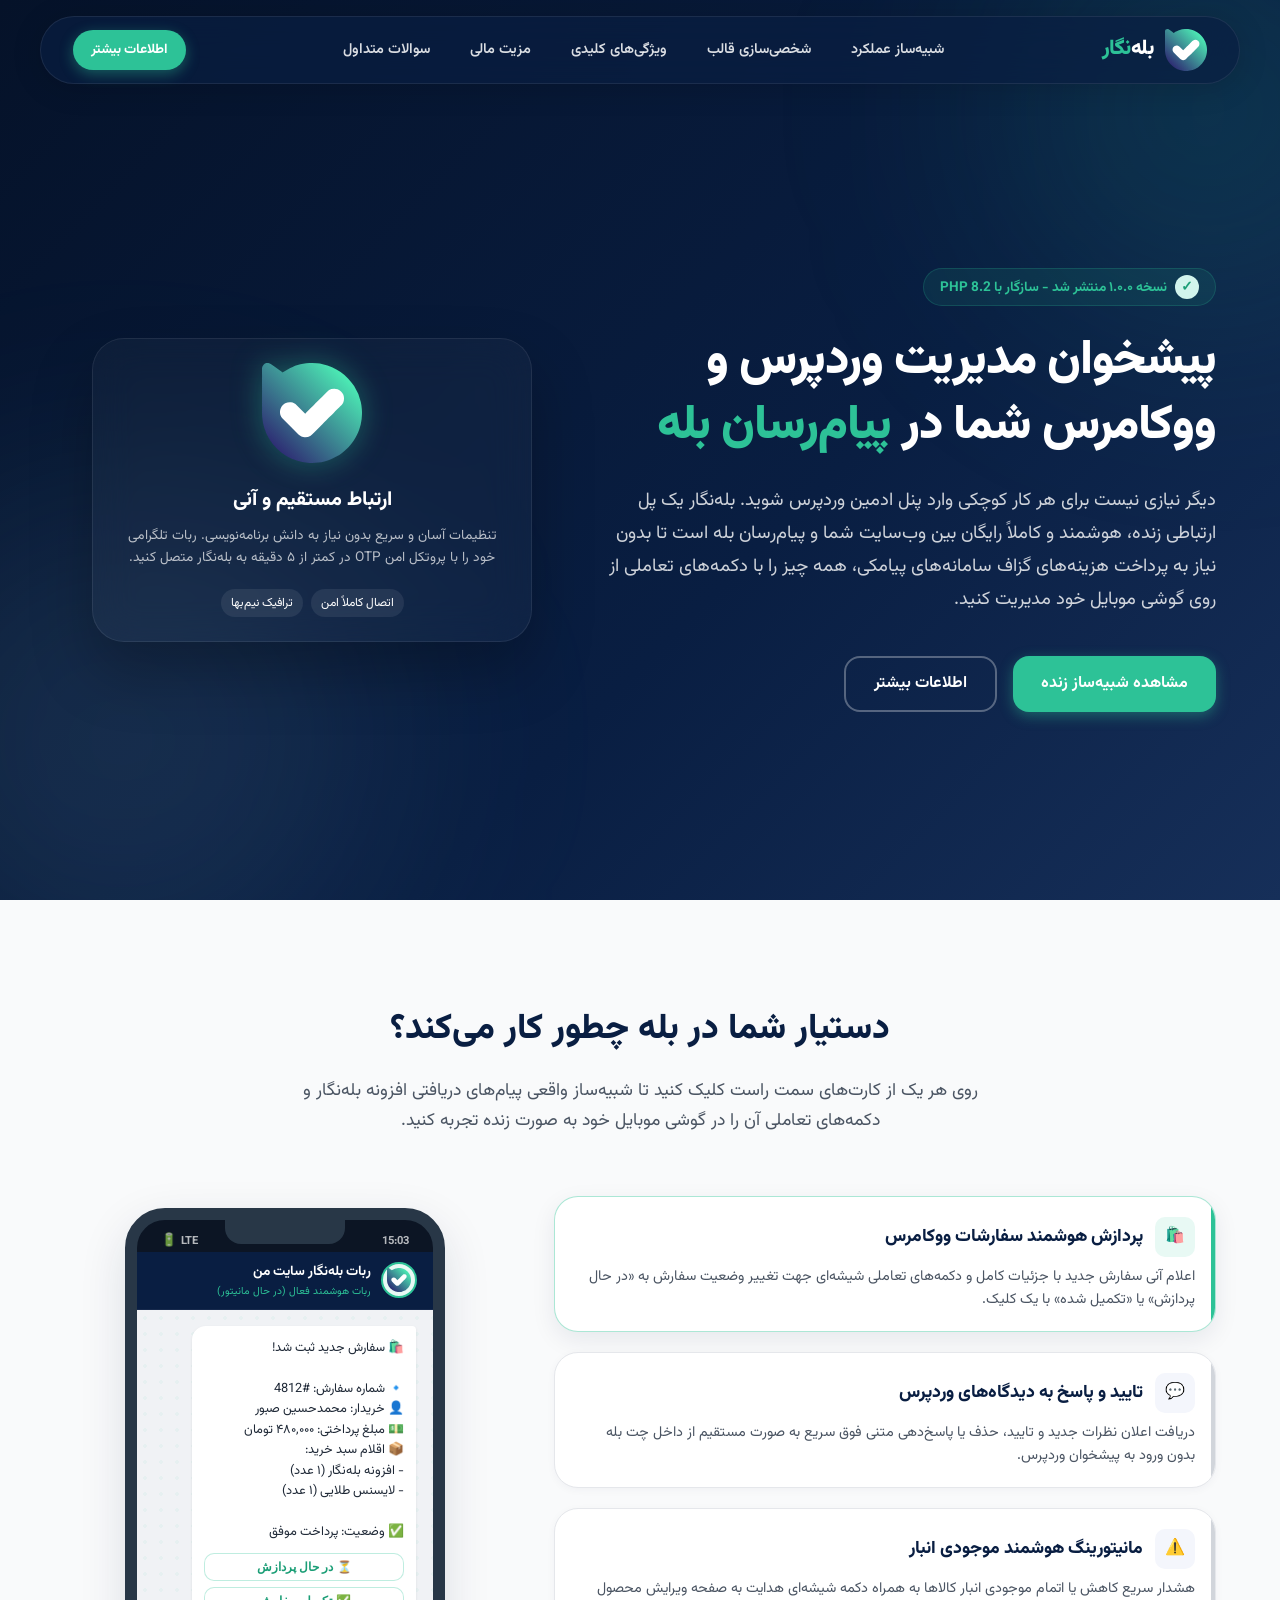
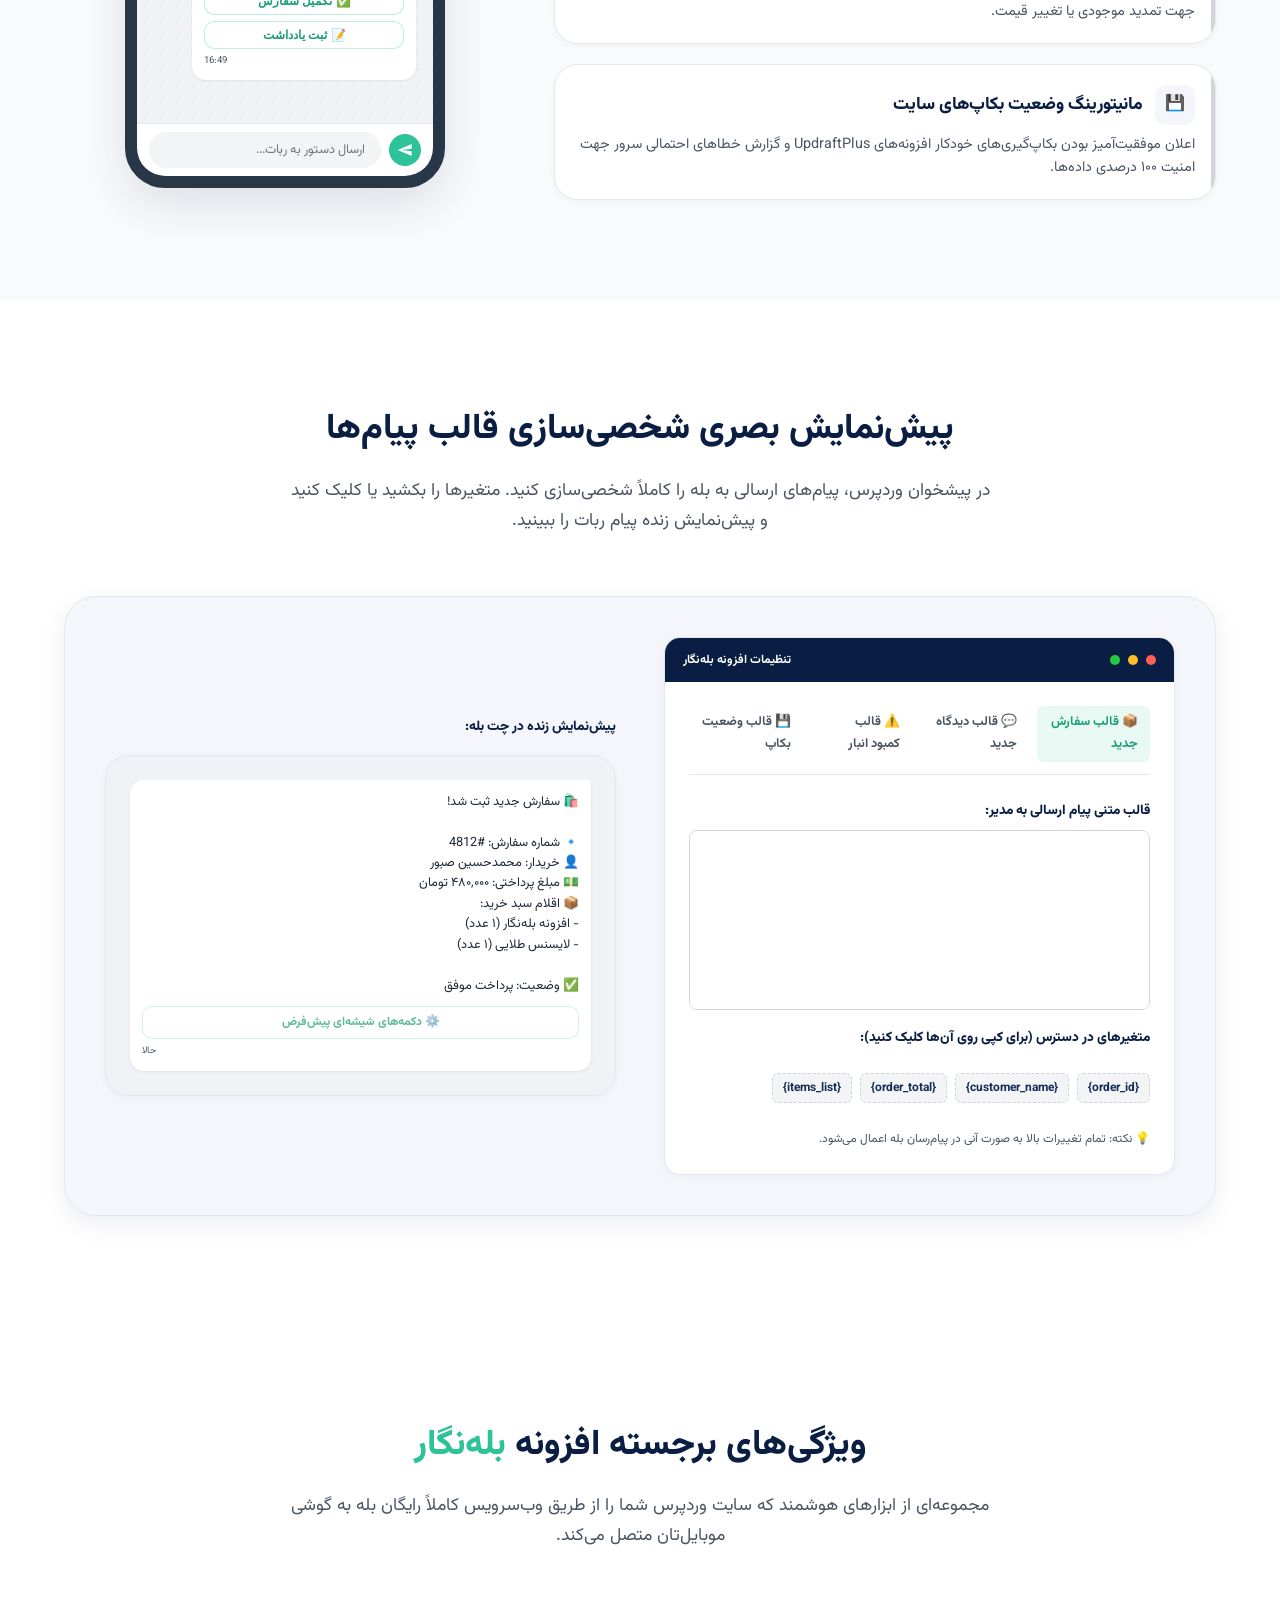
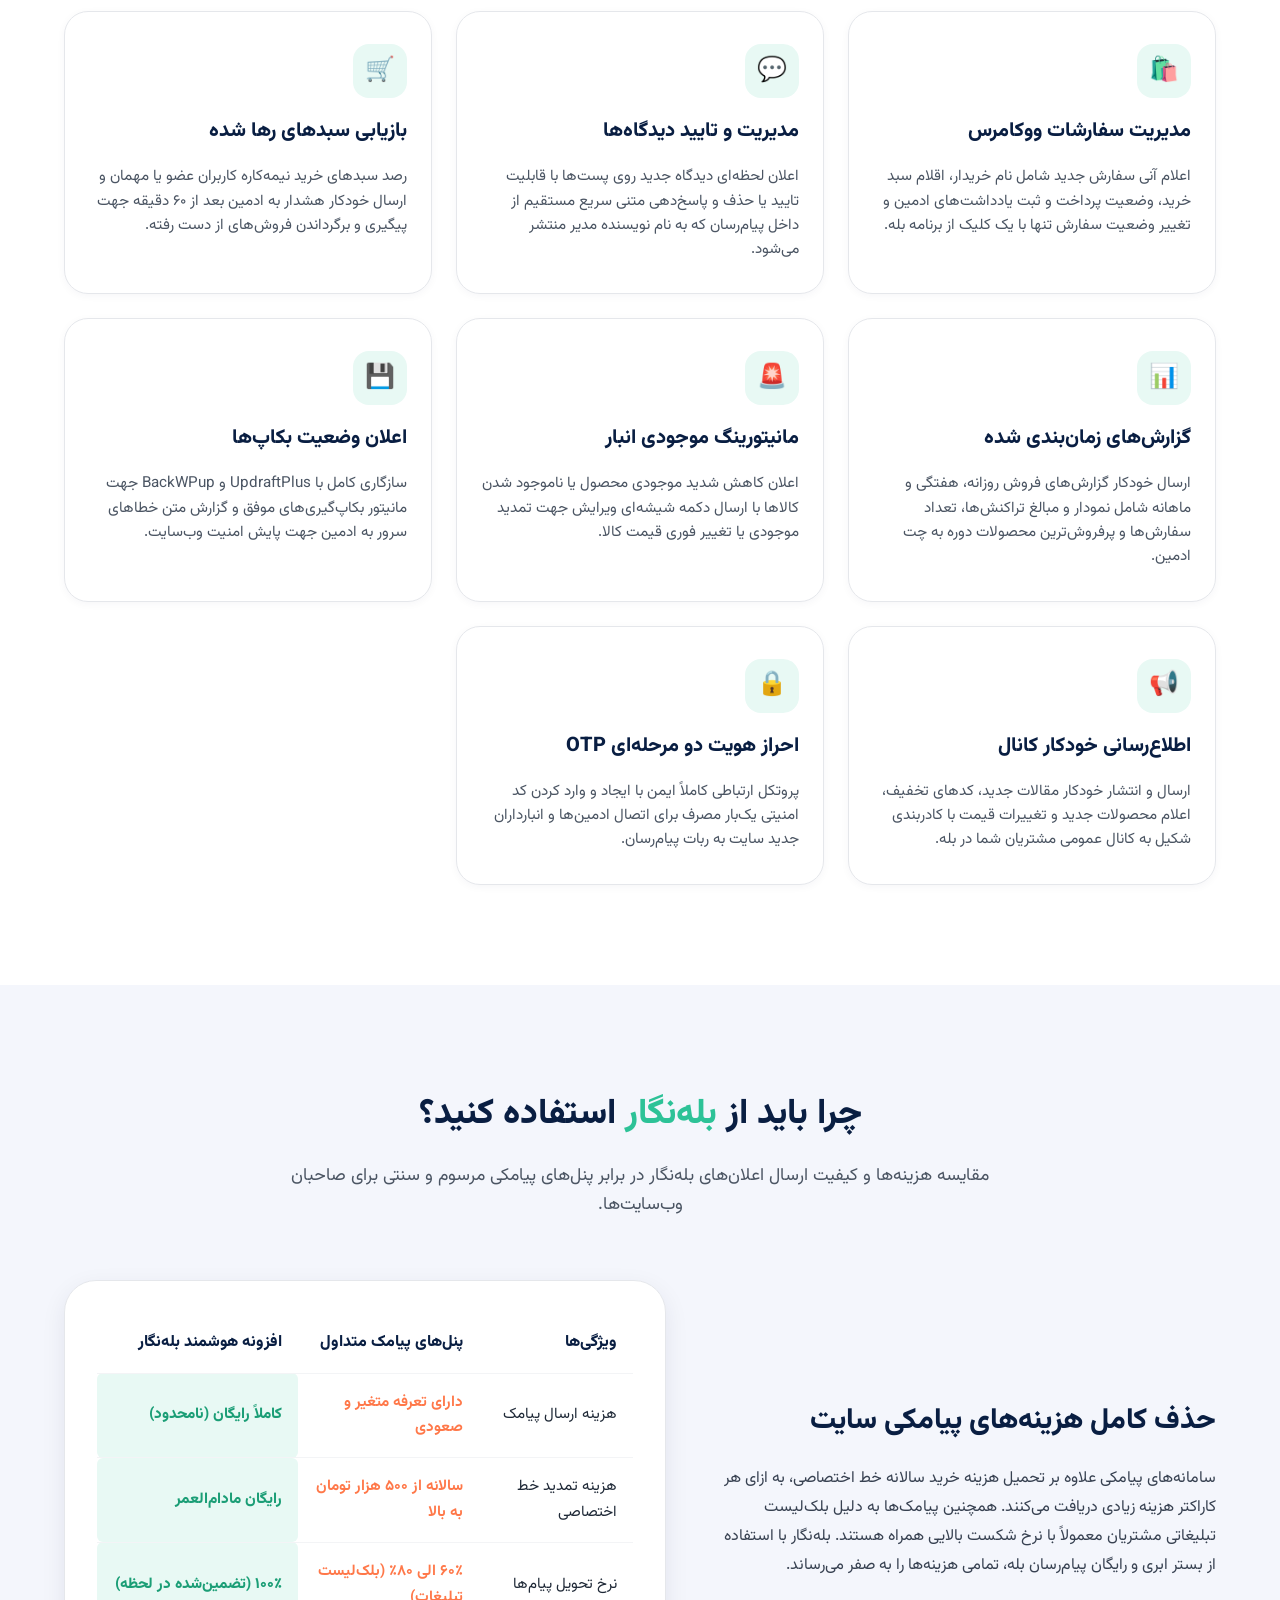
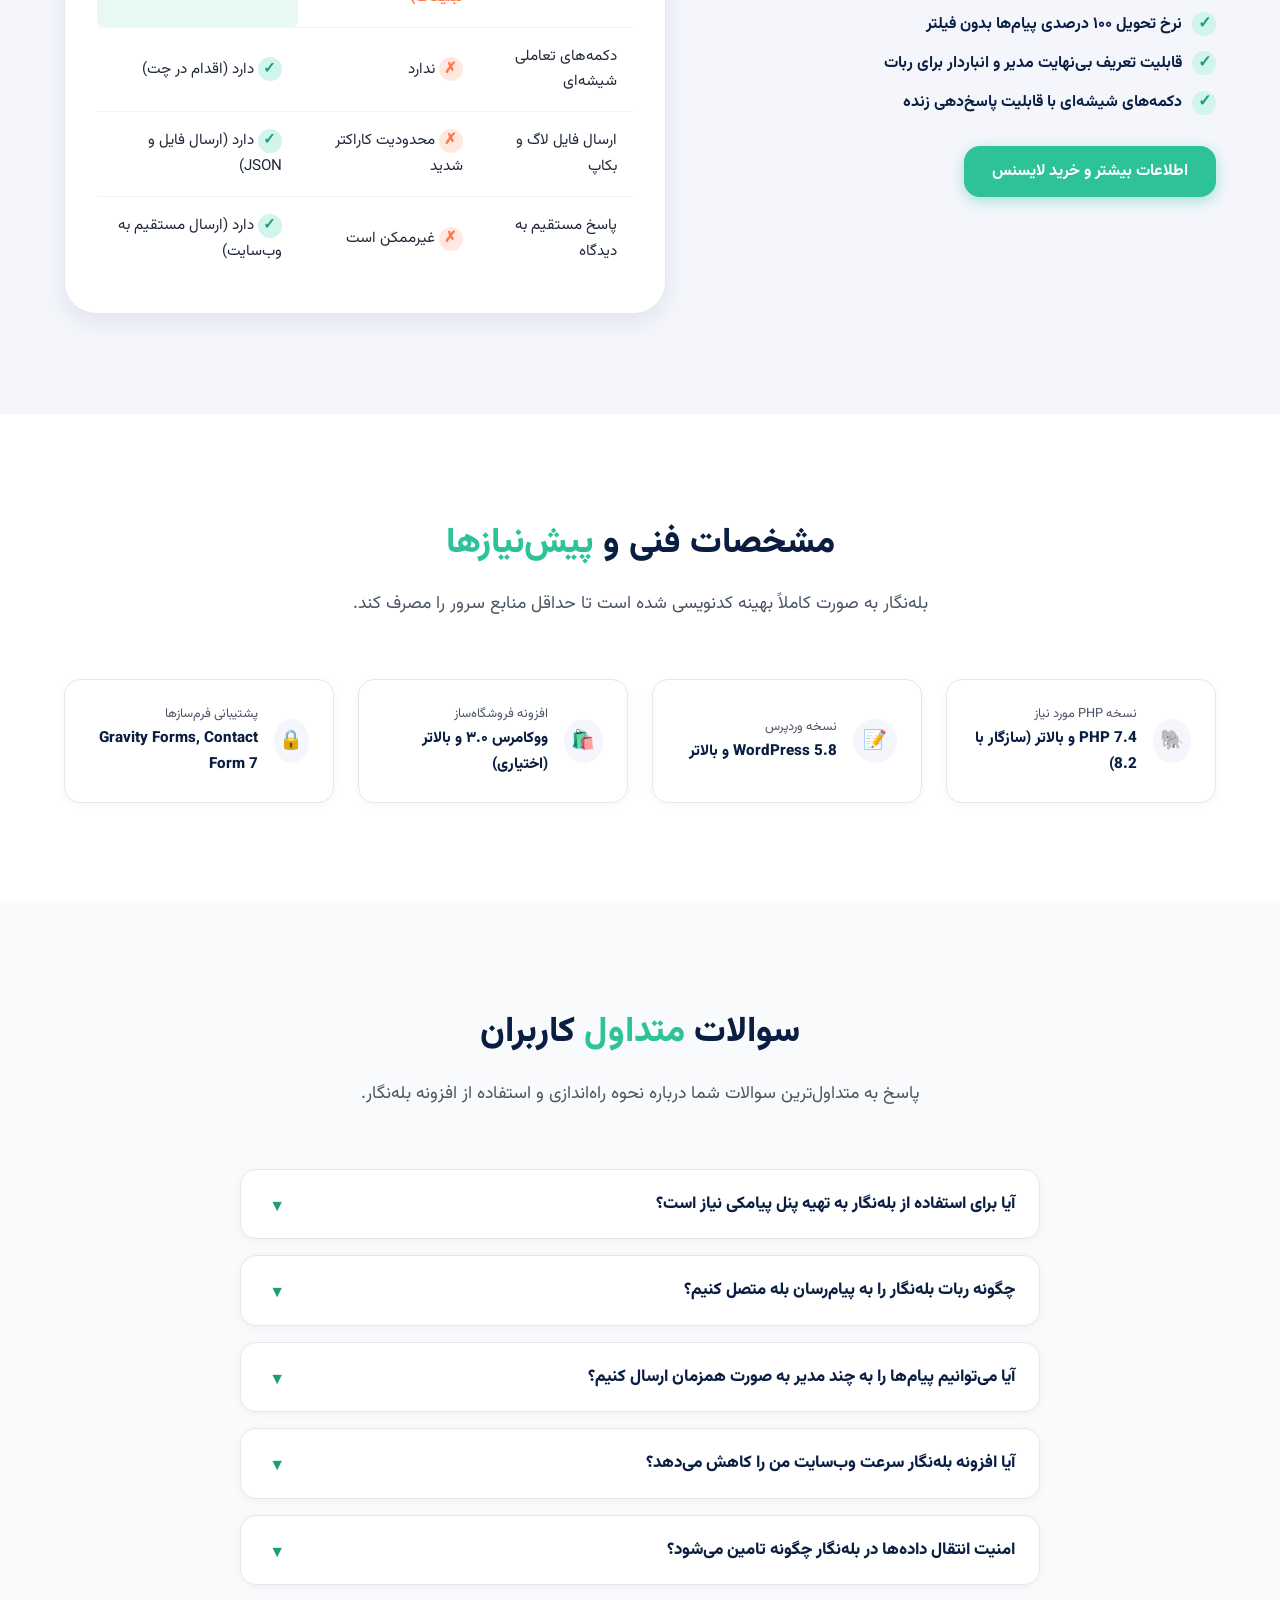
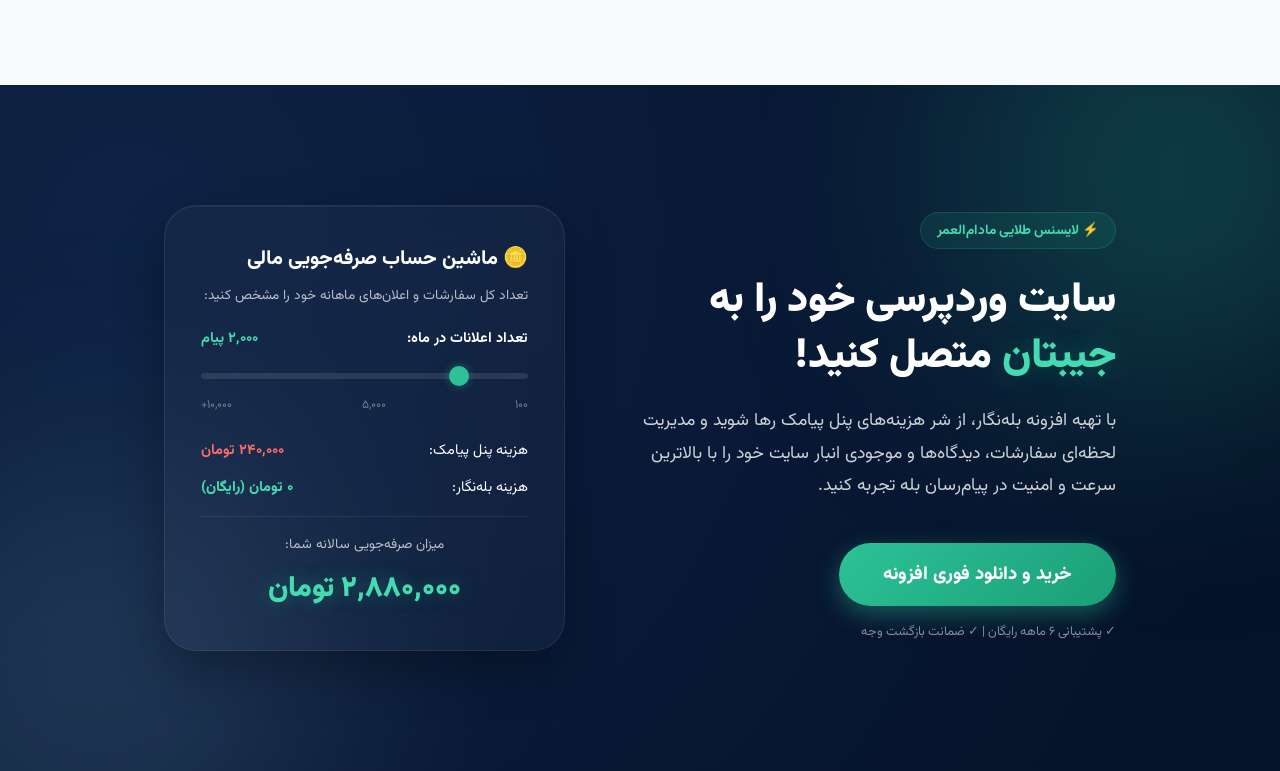
<file: index.html>
<!DOCTYPE html>
<html lang="fa" dir="rtl">
<head>
  <meta charset="UTF-8">
  <meta name="viewport" content="width=device-width, initial-scale=1.0">
  <title>بله‌نگار | افزونه هوشمند مدیریت وردپرس و ووکامرس در پیام‌رسان بله</title>
  
  <!-- SEO Meta Tags -->
  <meta name="description" content="با افزونه بله‌نگار، سایت وردپرسی و فروشگاه ووکامرس خود را مستقیماً از داخل پیام‌رسان بله مدیریت کنید. اعلان سفارشات جدید، تایید دیدگاه‌ها و گزارش فروش با دکمه‌های شیشه‌ای تعاملی بدون هزینه پیامک.">
  <meta name="keywords" content="بله نگار, افزونه بله نگار, ربات بله وردپرس, اعلان سفارش ووکامرس بله, اتصال وردپرس به بله, پیام رسان بله وردپرس, مدیریت وردپرس با موبایل">
  <meta name="author" content="baleNegar">
  
  <!-- Open Graph / Facebook -->
  <meta property="og:type" content="website">
  <meta property="og:title" content="بله‌نگار | دستیار هوشمند وردپرس در پیام‌رسان بله">
  <meta property="og:description" content="مدیریت سفارشات، تایید دیدگاه‌ها و دریافت گزارش‌های فروش لحظه‌ای به صورت کاملاً رایگان در پیام‌رسان بله.">
  <meta property="og:image" content="assets/images/logo.svg">
  
  <!-- Twitter -->
  <meta property="twitter:card" content="summary_large_image">
  <meta property="twitter:title" content="بله‌نگار | دستیار هوشمند وردپرس در پیام‌رسان بله">
  <meta property="twitter:description" content="کاهش هزینه‌های پیامکی سایت به صفر با ارسال نوتیفیکیشن‌های تعاملی وردپرس به پیام‌رسان بله.">
  <meta property="twitter:image" content="assets/images/logo.svg">

  <!-- Favicon -->
  <link rel="icon" type="image/svg+xml" href="assets/images/logo.svg">

  <!-- Stylesheets -->
  <link rel="stylesheet" href="assets/css/style.css">
</head>
<body>

  <!-- --- HEADER & NAVIGATION --- -->
  <header class="header" id="home">
    <div class="container">
      <div class="logo-wrapper">
        <img src="assets/images/logo.svg" alt="بله‌نگار" class="logo-icon">
        <span class="logo-text">بله‌<span>نگار</span></span>
      </div>
      
      <nav class="nav-menu">
        <a href="#simulator" class="nav-link">شبیه‌ساز عملکرد</a>
        <a href="#admin-sim" class="nav-link">شخصی‌سازی قالب</a>
        <a href="#features" class="nav-link">ویژگی‌های کلیدی</a>
        <a href="#comparison" class="nav-link">مزیت مالی</a>
        <a href="#faq" class="nav-link">سوالات متداول</a>
      </nav>
      
      <div class="header-cta">
        <a href="#cta-section" class="btn btn-primary">اطلاعات بیشتر</a>
      </div>
      
      <button class="menu-toggle" aria-label="منوی اصلی">
        <span></span>
        <span></span>
        <span></span>
      </button>
    </div>
  </header>

  <!-- --- HERO SECTION --- -->
  <section class="hero">
    <div class="container">
      <div class="hero-content">
        <div class="badge-tag">
          <span class="comp-check">✓</span> نسخه ۱.۰.۰ منتشر شد - سازگار با PHP 8.2
        </div>
        <h1 class="hero-title">
          پیشخوان مدیریت وردپرس و ووکامرس شما در <span>پیام‌رسان بله</span>
        </h1>
        <p class="hero-description">
          دیگر نیازی نیست برای هر کار کوچکی وارد پنل ادمین وردپرس شوید. بله‌نگار یک پل ارتباطی زنده، هوشمند و کاملاً رایگان بین وب‌سایت شما و پیام‌رسان بله است تا بدون نیاز به پرداخت هزینه‌های گزاف سامانه‌های پیامکی، همه چیز را با دکمه‌های تعاملی از روی گوشی موبایل خود مدیریت کنید.
        </p>
        <div class="hero-cta">
          <a href="#simulator" class="btn btn-primary">مشاهده شبیه‌ساز زنده</a>
          <a href="#cta-section" class="btn btn-secondary">اطلاعات بیشتر</a>
        </div>
      </div>
      
      <div class="hero-visual">
        <div class="hero-card">
          <!-- Inner decorative mockup representing syncing -->
          <div style="text-align: center; margin-bottom: 20px;">
            <img src="assets/images/logo.svg" alt="بله‌نگار" style="width: 100px; height: 100px; margin: 0 auto; filter: drop-shadow(0 0 15px var(--bale-green-glow));">
          </div>
          <h3 style="text-align: center; font-weight: 800; font-size: 1.25rem; margin-bottom: 8px; color: var(--white);">ارتباط مستقیم و آنی</h3>
          <p style="text-align: center; font-size: 0.85rem; color: rgba(255, 255, 255, 0.7); line-height: 1.6;">
            تنظیمات آسان و سریع بدون نیاز به دانش برنامه‌نویسی. ربات تلگرامی خود را با پروتکل امن OTP در کمتر از ۵ دقیقه به بله‌نگار متصل کنید.
          </p>
          <div style="display: flex; justify-content: center; gap: 8px; margin-top: 20px;">
            <span style="font-size: 0.75rem; background: rgba(255,255,255,0.08); padding: 4px 10px; border-radius: 100px;">اتصال کاملاً امن</span>
            <span style="font-size: 0.75rem; background: rgba(255,255,255,0.08); padding: 4px 10px; border-radius: 100px;">ترافیک نیم‌بها</span>
          </div>
        </div>
      </div>
    </div>
  </section>

  <!-- --- INTERACTIVE CHAT SIMULATOR --- -->
  <section class="section-interactive" id="simulator">
    <div class="container">
      <h2 class="section-title">دستیار شما در بله چطور کار می‌کند؟</h2>
      <p class="section-subtitle">
        روی هر یک از کارت‌های سمت راست کلیک کنید تا شبیه‌ساز واقعی پیام‌های دریافتی افزونه بله‌نگار و دکمه‌های تعاملی آن را در گوشی موبایل خود به صورت زنده تجربه کنید.
      </p>
      
      <div class="interactive-grid">
        <!-- Control panel (Right side) -->
        <div class="interactive-control-panel">
          <div class="control-card active" data-scenario="orders">
            <div class="control-card-header">
              <div class="control-icon-box">🛍️</div>
              <h3 class="control-card-title">پردازش هوشمند سفارشات ووکامرس</h3>
            </div>
            <p class="control-card-desc">
              اعلام آنی سفارش جدید با جزئیات کامل و دکمه‌های تعاملی شیشه‌ای جهت تغییر وضعیت سفارش به «در حال پردازش» یا «تکمیل شده» با یک کلیک.
            </p>
          </div>
          
          <div class="control-card" data-scenario="comments">
            <div class="control-card-header">
              <div class="control-icon-box">💬</div>
              <h3 class="control-card-title">تایید و پاسخ به دیدگاه‌های وردپرس</h3>
            </div>
            <p class="control-card-desc">
              دریافت اعلان نظرات جدید و تایید، حذف یا پاسخ‌دهی متنی فوق سریع به صورت مستقیم از داخل چت بله بدون ورود به پیشخوان وردپرس.
            </p>
          </div>
          
          <div class="control-card" data-scenario="stock">
            <div class="control-card-header">
              <div class="control-icon-box">⚠️</div>
              <h3 class="control-card-title">مانیتورینگ هوشمند موجودی انبار</h3>
            </div>
            <p class="control-card-desc">
              هشدار سریع کاهش یا اتمام موجودی انبار کالاها به همراه دکمه شیشه‌ای هدایت به صفحه ویرایش محصول جهت تمدید موجودی یا تغییر قیمت.
            </p>
          </div>
          
          <div class="control-card" data-scenario="backup">
            <div class="control-card-header">
              <div class="control-icon-box">💾</div>
              <h3 class="control-card-title">مانیتورینگ وضعیت بکاپ‌های سایت</h3>
            </div>
            <p class="control-card-desc">
              اعلان موفقیت‌آمیز بودن بکاپ‌گیری‌های خودکار افزونه‌های UpdraftPlus و گزارش خطاهای احتمالی سرور جهت امنیت ۱۰۰ درصدی داده‌ها.
            </p>
          </div>
        </div>
        
        <!-- Phone Mockup (Left side) -->
        <div class="hero-visual">
          <div class="phone-mockup">
            <div class="phone-status-bar">
              <span>15:03</span>
              <div style="display: flex; gap: 4px; align-items: center;">
                <span>LTE</span>
                <span style="font-size: 0.8rem;">🔋</span>
              </div>
            </div>
            
            <div class="bale-app-header">
              <div class="bale-avatar">
                <img src="assets/images/logo.svg" alt="آواتار بله‌نگار">
              </div>
              <div class="bale-contact-info">
                <span class="bale-contact-name">ربات بله‌نگار سایت من</span>
                <span class="bale-contact-status">ربات هوشمند فعال (در حال مانیتور)</span>
              </div>
            </div>
            
            <div class="bale-chat-area" id="chat-simulator-area">
              <!-- Chat bubbles will be dynamically loaded via JS -->
              
              <!-- Typing Indicator -->
              <div class="typing-indicator" id="simulator-typing">
                <div class="typing-dot"></div>
                <div class="typing-dot"></div>
                <div class="typing-dot"></div>
              </div>
            </div>
            
            <div class="bale-input-bar">
              <button class="bale-send-btn" aria-label="ارسال">
                <svg viewBox="0 0 24 24" width="16" height="16" fill="currentColor" style="transform: scaleX(-1);">
                  <path d="M2 21l21-9L2 3v7l15 2-15 2z"/>
                </svg>
              </button>
              <input type="text" class="bale-input-field" placeholder="ارسال دستور به ربات..." readonly>
            </div>
          </div>
        </div>
      </div>
    </div>
  </section>

  <!-- --- INTERACTIVE ADMIN PREVIEW --- -->
  <section class="section-admin-sim" id="admin-sim">
    <div class="container">
      <h2 class="section-title">پیش‌نمایش بصری شخصی‌سازی قالب پیام‌ها</h2>
      <p class="section-subtitle">
        در پیشخوان وردپرس، پیام‌های ارسالی به بله را کاملاً شخصی‌سازی کنید. متغیرها را بکشید یا کلیک کنید و پیش‌نمایش زنده پیام ربات را ببینید.
      </p>

      <div class="admin-sim-container">
        <!-- Admin Settings Form Mockup (Right) -->
        <div class="wp-admin-panel">
          <div class="wp-admin-header">
            <span class="wp-dot"></span>
            <span class="wp-dot"></span>
            <span class="wp-dot"></span>
            <span style="margin-right: auto; font-size: 0.75rem;">تنظیمات افزونه بله‌نگار</span>
          </div>
          
          <div class="wp-admin-body">
            <div class="admin-tabs">
              <div class="admin-tab active" data-tab="orders">📦 قالب سفارش جدید</div>
              <div class="admin-tab" data-tab="comments">💬 قالب دیدگاه جدید</div>
              <div class="admin-tab" data-tab="stock">⚠️ قالب کمبود انبار</div>
              <div class="admin-tab" data-tab="backup">💾 قالب وضعیت بکاپ</div>
            </div>

            <div class="admin-template-group">
              <label class="admin-label" for="admin-textarea">قالب متنی پیام ارسالی به مدیر:</label>
              <textarea id="admin-textarea" class="admin-textarea" placeholder="متن پیام خود را بنویسید..."></textarea>
            </div>

            <label class="admin-label">متغیرهای در دسترس (برای کپی روی آن‌ها کلیک کنید):</label>
            <div class="variable-container">
              <!-- WooCommerce variables -->
              <span class="variable-chip" data-var="{order_id}" data-tabs="orders" title="شماره سفارش">{order_id}</span>
              <span class="variable-chip" data-var="{customer_name}" data-tabs="orders" title="نام خریدار">{customer_name}</span>
              <span class="variable-chip" data-var="{order_total}" data-tabs="orders" title="مبلغ سفارش">{order_total}</span>
              <span class="variable-chip" data-var="{items_list}" data-tabs="orders" title="اقلام خرید">{items_list}</span>
              
              <!-- Comments variables -->
              <span class="variable-chip" data-var="{comment_author}" data-tabs="comments" title="نویسنده دیدگاه" style="display: none;">{comment_author}</span>
              <span class="variable-chip" data-var="{comment_content}" data-tabs="comments" title="متن دیدگاه" style="display: none;">{comment_content}</span>
              <span class="variable-chip" data-var="{post_title}" data-tabs="comments" title="عنوان نوشته" style="display: none;">{post_title}</span>
              
              <!-- Stock variables -->
              <span class="variable-chip" data-var="{product_name}" data-tabs="stock" title="نام محصول" style="display: none;">{product_name}</span>
              <span class="variable-chip" data-var="{stock_qty}" data-tabs="stock" title="موجودی محصول" style="display: none;">{stock_qty}</span>
              
              <!-- Backup variables -->
              <span class="variable-chip" data-var="{backup_time}" data-tabs="backup" title="زمان بکاپ" style="display: none;">{backup_time}</span>
              <span class="variable-chip" data-var="{backup_size}" data-tabs="backup" title="حجم بکاپ" style="display: none;">{backup_size}</span>
            </div>
            
            <p style="font-size: 0.75rem; color: var(--gray-600); margin-top: 10px;">
              💡 نکته: تمام تغییرات بالا به صورت آنی در پیام‌رسان بله اعمال می‌شود.
            </p>
          </div>
        </div>

        <!-- Live Preview Phone bubble (Left) -->
        <div style="display: flex; flex-direction: column; justify-content: center; align-items: stretch; gap: 16px;">
          <h4 class="admin-label">پیش‌نمایش زنده در چت بله:</h4>
          
          <div style="background-color: #f0f2f5; border: 1px solid var(--gray-200); border-radius: var(--radius-lg); padding: 24px; box-shadow: var(--shadow-sm); display: flex; flex-direction: column; min-height: 250px; justify-content: center;" id="admin-preview-container">
            <!-- Typing Indicator for Admin Preview -->
            <div class="typing-indicator" id="admin-preview-typing" style="display: none; align-self: flex-start; background: var(--white); padding: 8px 12px; border-radius: 12px; margin-bottom: 8px;">
              <div class="typing-dot"></div>
              <div class="typing-dot"></div>
              <div class="typing-dot"></div>
            </div>
            
            <div class="message-bubble message-received" id="admin-preview-bubble" style="max-width: 100%; align-self: stretch; display: none;">
              <div id="admin-live-preview-message">
                <!-- Will be dynamically populated by JS -->
              </div>
              <div class="inline-keyboard">
                <span class="inline-btn" style="pointer-events: none; opacity: 0.7;">⚙️ دکمه‌های شیشه‌ای پیش‌فرض</span>
              </div>
              <span class="message-time">حالا</span>
            </div>
          </div>
        </div>
      </div>
    </div>
  </section>

  <!-- --- FEATURE GRID SECTION --- -->
  <section class="section-features" id="features">
    <div class="container">
      <h2 class="section-title">ویژگی‌های برجسته افزونه <span>بله‌نگار</span></h2>
      <p class="section-subtitle">
        مجموعه‌ای از ابزارهای هوشمند که سایت وردپرس شما را از طریق وب‌سرویس کاملاً رایگان بله به گوشی موبایل‌تان متصل می‌کند.
      </p>
      
      <div class="features-grid">
        <div class="feature-card">
          <div class="feature-icon-box">🛍️</div>
          <h3 class="feature-title">مدیریت سفارشات ووکامرس</h3>
          <p class="feature-desc">
            اعلام آنی سفارش جدید شامل نام خریدار، اقلام سبد خرید، وضعیت پرداخت و ثبت یادداشت‌های ادمین و تغییر وضعیت سفارش تنها با یک کلیک از برنامه بله.
          </p>
        </div>

        <div class="feature-card">
          <div class="feature-icon-box">💬</div>
          <h3 class="feature-title">مدیریت و تایید دیدگاه‌ها</h3>
          <p class="feature-desc">
            اعلان لحظه‌ای دیدگاه جدید روی پست‌ها با قابلیت تایید یا حذف و پاسخ‌دهی متنی سریع مستقیم از داخل پیام‌رسان که به نام نویسنده مدیر منتشر می‌شود.
          </p>
        </div>

        <div class="feature-card">
          <div class="feature-icon-box">🛒</div>
          <h3 class="feature-title">بازیابی سبدهای رها شده</h3>
          <p class="feature-desc">
            رصد سبدهای خرید نیمه‌کاره کاربران عضو یا مهمان و ارسال خودکار هشدار به ادمین بعد از ۶۰ دقیقه جهت پیگیری و برگرداندن فروش‌های از دست رفته.
          </p>
        </div>

        <div class="feature-card">
          <div class="feature-icon-box">📊</div>
          <h3 class="feature-title">گزارش‌های زمان‌بندی شده</h3>
          <p class="feature-desc">
            ارسال خودکار گزارش‌های فروش روزانه، هفتگی و ماهانه شامل نمودار و مبالغ تراکنش‌ها، تعداد سفارش‌ها و پرفروش‌ترین محصولات دوره به چت ادمین.
          </p>
        </div>

        <div class="feature-card">
          <div class="feature-icon-box">🚨</div>
          <h3 class="feature-title">مانیتورینگ موجودی انبار</h3>
          <p class="feature-desc">
            اعلان کاهش شدید موجودی محصول یا ناموجود شدن کالاها با ارسال دکمه شیشه‌ای ویرایش جهت تمدید موجودی یا تغییر فوری قیمت کالا.
          </p>
        </div>

        <div class="feature-card">
          <div class="feature-icon-box">💾</div>
          <h3 class="feature-title">اعلان وضعیت بکاپ‌ها</h3>
          <p class="feature-desc">
            سازگاری کامل با UpdraftPlus و BackWPup جهت مانیتور بکاپ‌گیری‌های موفق و گزارش متن خطاهای سرور به ادمین جهت پایش امنیت وب‌سایت.
          </p>
        </div>

        <div class="feature-card">
          <div class="feature-icon-box">📢</div>
          <h3 class="feature-title">اطلاع‌رسانی خودکار کانال</h3>
          <p class="feature-desc">
            ارسال و انتشار خودکار مقالات جدید، کدهای تخفیف، اعلام محصولات جدید و تغییرات قیمت با کادربندی شکیل به کانال عمومی مشتریان شما در بله.
          </p>
        </div>

        <div class="feature-card">
          <div class="feature-icon-box">🔒</div>
          <h3 class="feature-title">احراز هویت دو مرحله‌ای OTP</h3>
          <p class="feature-desc">
            پروتکل ارتباطی کاملاً ایمن با ایجاد و وارد کردن کد امنیتی یک‌بار مصرف برای اتصال ادمین‌ها و انبارداران جدید سایت به ربات پیام‌رسان.
          </p>
        </div>
      </div>
    </div>
  </section>

  <!-- --- VALUE COMPARISON SECTION --- -->
  <section class="section-comparison" id="comparison">
    <div class="container">
      <h2 class="section-title">چرا باید از <span>بله‌نگار</span> استفاده کنید؟</h2>
      <p class="section-subtitle">
        مقایسه هزینه‌ها و کیفیت ارسال اعلان‌های بله‌نگار در برابر پنل‌های پیامکی مرسوم و سنتی برای صاحبان وب‌سایت‌ها.
      </p>
      
      <div class="comparison-wrapper">
        <div class="comparison-info">
          <h3 style="font-size: 1.8rem; font-weight: 800; color: var(--wp-navy); margin-bottom: 20px;">حذف کامل هزینه‌های پیامکی سایت</h3>
          <p style="color: var(--gray-700); margin-bottom: 30px; line-height: 1.8;">
            سامانه‌های پیامکی علاوه بر تحمیل هزینه خرید سالانه خط اختصاصی، به ازای هر کاراکتر هزینه زیادی دریافت می‌کنند. همچنین پیامک‌ها به دلیل بلک‌لیست تبلیغاتی مشتریان معمولاً با نرخ شکست بالایی همراه هستند. بله‌نگار با استفاده از بستر ابری و رایگان پیام‌رسان بله، تمامی هزینه‌ها را به صفر می‌رساند.
          </p>
          <ul style="display: flex; flex-direction: column; gap: 12px; margin-bottom: 30px;">
            <li style="display: flex; align-items: center; gap: 10px; font-weight: 700; color: var(--wp-navy);"><span class="comp-check">✓</span> نرخ تحویل ۱۰۰ درصدی پیام‌ها بدون فیلتر</li>
            <li style="display: flex; align-items: center; gap: 10px; font-weight: 700; color: var(--wp-navy);"><span class="comp-check">✓</span> قابلیت تعریف بی‌نهایت مدیر و انباردار برای ربات</li>
            <li style="display: flex; align-items: center; gap: 10px; font-weight: 700; color: var(--wp-navy);"><span class="comp-check">✓</span> دکمه‌های شیشه‌ای با قابلیت پاسخ‌دهی زنده</li>
          </ul>
          <a href="#cta-section" class="btn btn-primary">اطلاعات بیشتر و خرید لایسنس</a>
        </div>
        
        <div class="comparison-table-container">
          <table class="comp-table">
            <thead>
              <tr>
                <th>ویژگی‌ها</th>
                <th>پنل‌های پیامک متداول</th>
                <th>افزونه هوشمند بله‌نگار</th>
              </tr>
            </thead>
            <tbody>
              <tr>
                <td>هزینه ارسال پیامک</td>
                <td class="comp-value-sms">دارای تعرفه متغیر و صعودی</td>
                <td class="comp-value-bale">کاملاً رایگان (نامحدود)</td>
              </tr>
              <tr>
                <td>هزینه تمدید خط اختصاصی</td>
                <td class="comp-value-sms">سالانه از ۵۰۰ هزار تومان به بالا</td>
                <td class="comp-value-bale">رایگان مادام‌العمر</td>
              </tr>
              <tr>
                <td>نرخ تحویل پیام‌ها</td>
                <td class="comp-value-sms">۶۰٪ الی ۸۰٪ (بلک‌لیست تبلیغات)</td>
                <td class="comp-value-bale">۱۰۰٪ (تضمین‌شده در لحظه)</td>
              </tr>
              <tr>
                <td>دکمه‌های تعاملی شیشه‌ای</td>
                <td><span class="comp-cross">✗</span> ندارد</td>
                <td><span class="comp-check">✓</span> دارد (اقدام در چت)</td>
              </tr>
              <tr>
                <td>ارسال فایل لاگ و بکاپ</td>
                <td><span class="comp-cross">✗</span> محدودیت کاراکتر شدید</td>
                <td><span class="comp-check">✓</span> دارد (ارسال فایل و JSON)</td>
              </tr>
              <tr>
                <td>پاسخ مستقیم به دیدگاه</td>
                <td><span class="comp-cross">✗</span> غیرممکن است</td>
                <td><span class="comp-check">✓</span> دارد (ارسال مستقیم به وب‌سایت)</td>
              </tr>
            </tbody>
          </table>
        </div>
      </div>
    </div>
  </section>

  <!-- --- TECHNICAL SPECIFICATIONS --- -->
  <section class="section-specs">
    <div class="container">
      <h2 class="section-title">مشخصات فنی و <span>پیش‌نیازها</span></h2>
      <p class="section-subtitle">
        بله‌نگار به صورت کاملاً بهینه کدنویسی شده است تا حداقل منابع سرور را مصرف کند.
      </p>
      
      <div class="specs-grid">
        <div class="spec-card">
          <div class="spec-icon">🐘</div>
          <div class="spec-info">
            <span class="spec-label">نسخه PHP مورد نیاز</span>
            <span class="spec-value">PHP 7.4 و بالاتر (سازگار با 8.2)</span>
          </div>
        </div>

        <div class="spec-card">
          <div class="spec-icon">📝</div>
          <div class="spec-info">
            <span class="spec-label">نسخه وردپرس</span>
            <span class="spec-value">WordPress 5.8 و بالاتر</span>
          </div>
        </div>

        <div class="spec-card">
          <div class="spec-icon">🛍️</div>
          <div class="spec-info">
            <span class="spec-label">افزونه فروشگاه‌ساز</span>
            <span class="spec-value">ووکامرس ۳.۰ و بالاتر (اختیاری)</span>
          </div>
        </div>

        <div class="spec-card">
          <div class="spec-icon">🔒</div>
          <div class="spec-info">
            <span class="spec-label">پشتیبانی فرم‌سازها</span>
            <span class="spec-value">Gravity Forms, Contact Form 7</span>
          </div>
        </div>
      </div>
    </div>
  </section>

  <!-- --- FAQ SECTION --- -->
  <section class="section-faq" id="faq">
    <div class="container">
      <h2 class="section-title">سوالات <span>متداول</span> کاربران</h2>
      <p class="section-subtitle">
        پاسخ به متداول‌ترین سوالات شما درباره نحوه راه‌اندازی و استفاده از افزونه بله‌نگار.
      </p>
      
      <div class="faq-container">
        <div class="faq-item">
          <div class="faq-header">
            <span class="faq-title">آیا برای استفاده از بله‌نگار به تهیه پنل پیامکی نیاز است؟</span>
            <span class="faq-arrow">▼</span>
          </div>
          <div class="faq-body">
            <div class="faq-content">
              <div class="faq-inner">
                خیر، به هیچ وجه. بله‌نگار پیام‌های خود را در بستر وب‌سرویس رایگان (Bot API) پیام‌رسان بله ارسال می‌کند. تمامی اعلان‌ها کاملاً رایگان هستند و هیچ هزینه‌ای در بر نخواهند داشت.
              </div>
            </div>
          </div>
        </div>

        <div class="faq-item">
          <div class="faq-header">
            <span class="faq-title">چگونه ربات بله‌نگار را به پیام‌رسان بله متصل کنیم؟</span>
            <span class="faq-arrow">▼</span>
          </div>
          <div class="faq-body">
            <div class="faq-content">
              <div class="faq-inner">
                این کار بسیار آسان است. کافی است به ربات رسمی «بازوی‌ساز» بله (BotFather بله) بروید و یک بازو (ربات) جدید بسازید. توکن دریافتی را در فیلد مربوطه در تنظیمات افزونه قرار دهید و سپس دکمه اتصال امن OTP را بزنید تا ربات شما در کمتر از یک دقیقه متصل و فعال شود.
              </div>
            </div>
          </div>
        </div>

        <div class="faq-item">
          <div class="faq-header">
            <span class="faq-title">آیا می‌توانیم پیام‌ها را به چند مدیر به صورت همزمان ارسال کنیم؟</span>
            <span class="faq-arrow">▼</span>
          </div>
          <div class="faq-body">
            <div class="faq-content">
              <div class="faq-inner">
                بله. شما می‌توانید در پنل تنظیمات افزونه بله‌نگار، شناسه‌ کاربری (Chat ID) چندین ادمین یا انباردار را ثبت کنید. هر کدام از مدیران متصل، اعلان‌ها را دریافت کرده و می‌توانند به صورت تعاملی وضعیت سفارش‌ها یا دیدگاه‌ها را ویرایش کنند.
              </div>
            </div>
          </div>
        </div>

        <div class="faq-item">
          <div class="faq-header">
            <span class="faq-title">آیا افزونه بله‌نگار سرعت وب‌سایت من را کاهش می‌دهد؟</span>
            <span class="faq-arrow">▼</span>
          </div>
          <div class="faq-body">
            <div class="faq-content">
              <div class="faq-inner">
                خیر. کدهای این افزونه کاملاً بهینه‌سازی شده و از توابع غیرهمگام (Asynchronous Requests) برای تبادل اطلاعات با سرورهای بله استفاده می‌کنند. این فرآیند کوچک‌ترین تاثیری روی سرعت لود صفحات سایت برای خریداران نهایی نخواهد داشت.
              </div>
            </div>
          </div>
        </div>

        <div class="faq-item">
          <div class="faq-header">
            <span class="faq-title">امنیت انتقال داده‌ها در بله‌نگار چگونه تامین می‌شود؟</span>
            <span class="faq-arrow">▼</span>
          </div>
          <div class="faq-body">
            <div class="faq-content">
              <div class="faq-inner">
                بله‌نگار از توکن‌های رمزنگاری شده اختصاصی بله استفاده می‌کند. همچنین فرآیند اتصال ادمین‌ها تنها با وارد کردن کد امنیتی یک‌بار مصرف (OTP) با مدت اعتبار یک دقیقه‌ای انجام می‌شود. تمام دستورات بازگشتی از پیام‌رسان نیز توسط متدهای ضد هک وردپرس (Nonces/Sanitization) اعتبارسنجی می‌شوند.
              </div>
            </div>
          </div>
        </div>
      </div>
    </div>
  </section>

  <!-- --- FINAL CTA SECTION --- -->
  <section class="section-cta" id="cta-section">
    <div class="container">
      <div class="cta-grid">
        <!-- Content Column (Right on Desktop) -->
        <div class="cta-content-col">
          <div class="cta-badge">
            ⚡ لایسنس طلایی مادام‌العمر
          </div>
          <h2 class="cta-title">سایت وردپرسی خود را به <span>جیبتان</span> متصل کنید!</h2>
          <p class="cta-desc">
            با تهیه افزونه بله‌نگار، از شر هزینه‌های پنل پیامک رها شوید و مدیریت لحظه‌ای سفارشات، دیدگاه‌ها و موجودی انبار سایت خود را با بالاترین سرعت و امنیت در پیام‌رسان بله تجربه کنید.
          </p>
          <div style="display: flex; flex-direction: column; gap: 16px; align-items: flex-start; width: 100%;">
            <a href="#" class="btn btn-cta">خرید و دانلود فوری افزونه</a>
            <span style="font-size: 0.8rem; color: rgba(255, 255, 255, 0.5);">✓ پشتیبانی ۶ ماهه رایگان | ✓ ضمانت بازگشت وجه</span>
          </div>
        </div>
        
        <!-- Calculator Column (Left on Desktop) -->
        <div class="cta-calc-col">
          <div class="calc-card">
            <h3 class="calc-title">🪙 ماشین حساب صرفه‌جویی مالی</h3>
            <p class="calc-desc" style="font-size: 0.85rem; color: rgba(255,255,255,0.7); margin-bottom: 20px;">تعداد کل سفارشات و اعلان‌های ماهانه خود را مشخص کنید:</p>
            
            <div class="calc-slider-group" style="margin-bottom: 24px;">
              <div class="calc-slider-header" style="display: flex; justify-content: space-between; font-size: 0.9rem; font-weight: 700; margin-bottom: 10px;">
                <span>تعداد اعلانات در ماه:</span>
                <span class="calc-value" id="calc-val-display" style="color: var(--bale-green-light);">۲,۰۰۰ پیام</span>
              </div>
              <input type="range" min="100" max="10000" step="100" value="2000" id="calc-slider" class="calc-slider" aria-label="تعداد اعلانات ماهانه">
              <div class="calc-slider-labels" style="display: flex; justify-content: space-between; font-size: 0.75rem; color: rgba(255,255,255,0.4); margin-top: 6px;">
                <span>۱۰۰</span>
                <span>۵,۰۰۰</span>
                <span>۱۰,۰۰۰+</span>
              </div>
            </div>

            <div class="calc-results">
              <div class="calc-result-row" style="display: flex; justify-content: space-between; margin-bottom: 12px; font-size: 0.9rem;">
                <span>هزینه پنل پیامک:</span>
                <span class="calc-result-val text-red" id="calc-sms-cost">۲۴۰,۰۰۰ تومان</span>
              </div>
              <div class="calc-result-row" style="display: flex; justify-content: space-between; margin-bottom: 12px; font-size: 0.9rem;">
                <span>هزینه بله‌نگار:</span>
                <span class="calc-result-val text-green" style="font-weight: 800; color: var(--bale-green-light);">۰ تومان (رایگان)</span>
              </div>
              <div class="calc-divider" style="height: 1px; background: rgba(255,255,255,0.08); margin: 16px 0;"></div>
              <div class="calc-result-row highlight" style="display: flex; flex-direction: column; gap: 8px; align-items: center; text-align: center; margin-top: 10px;">
                <span style="font-size: 0.85rem; color: rgba(255,255,255,0.7);">میزان صرفه‌جویی سالانه شما:</span>
                <span class="calc-total-savings" id="calc-total-savings" style="font-size: 1.8rem; font-weight: 900; color: var(--bale-green-light); text-shadow: 0 0 20px var(--bale-green-glow);">۲,۸۸۰,۰۰۰ تومان</span>
              </div>
            </div>
          </div>
        </div>
      </div>
    </div>
  </section>

  <!-- Scripts -->
  <script src="assets/js/main.js"></script>
</body>
</html>
</file>
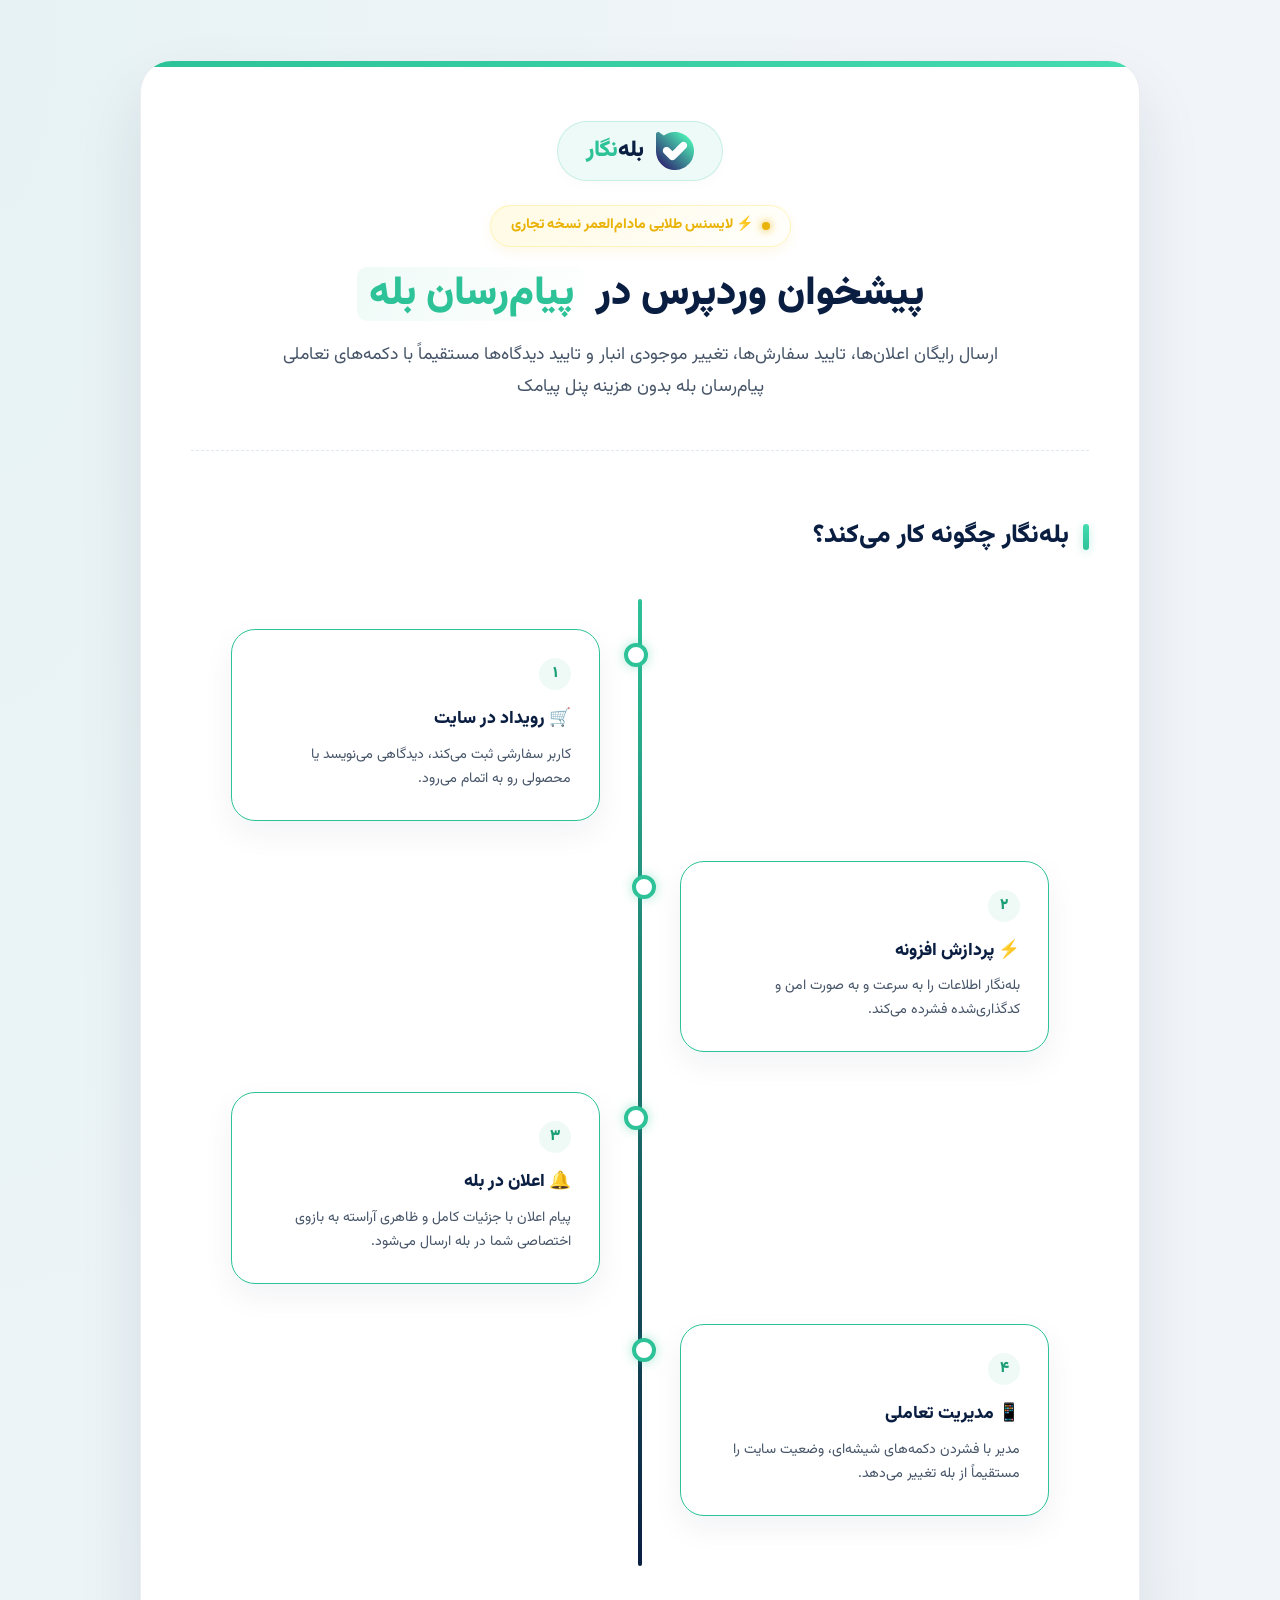
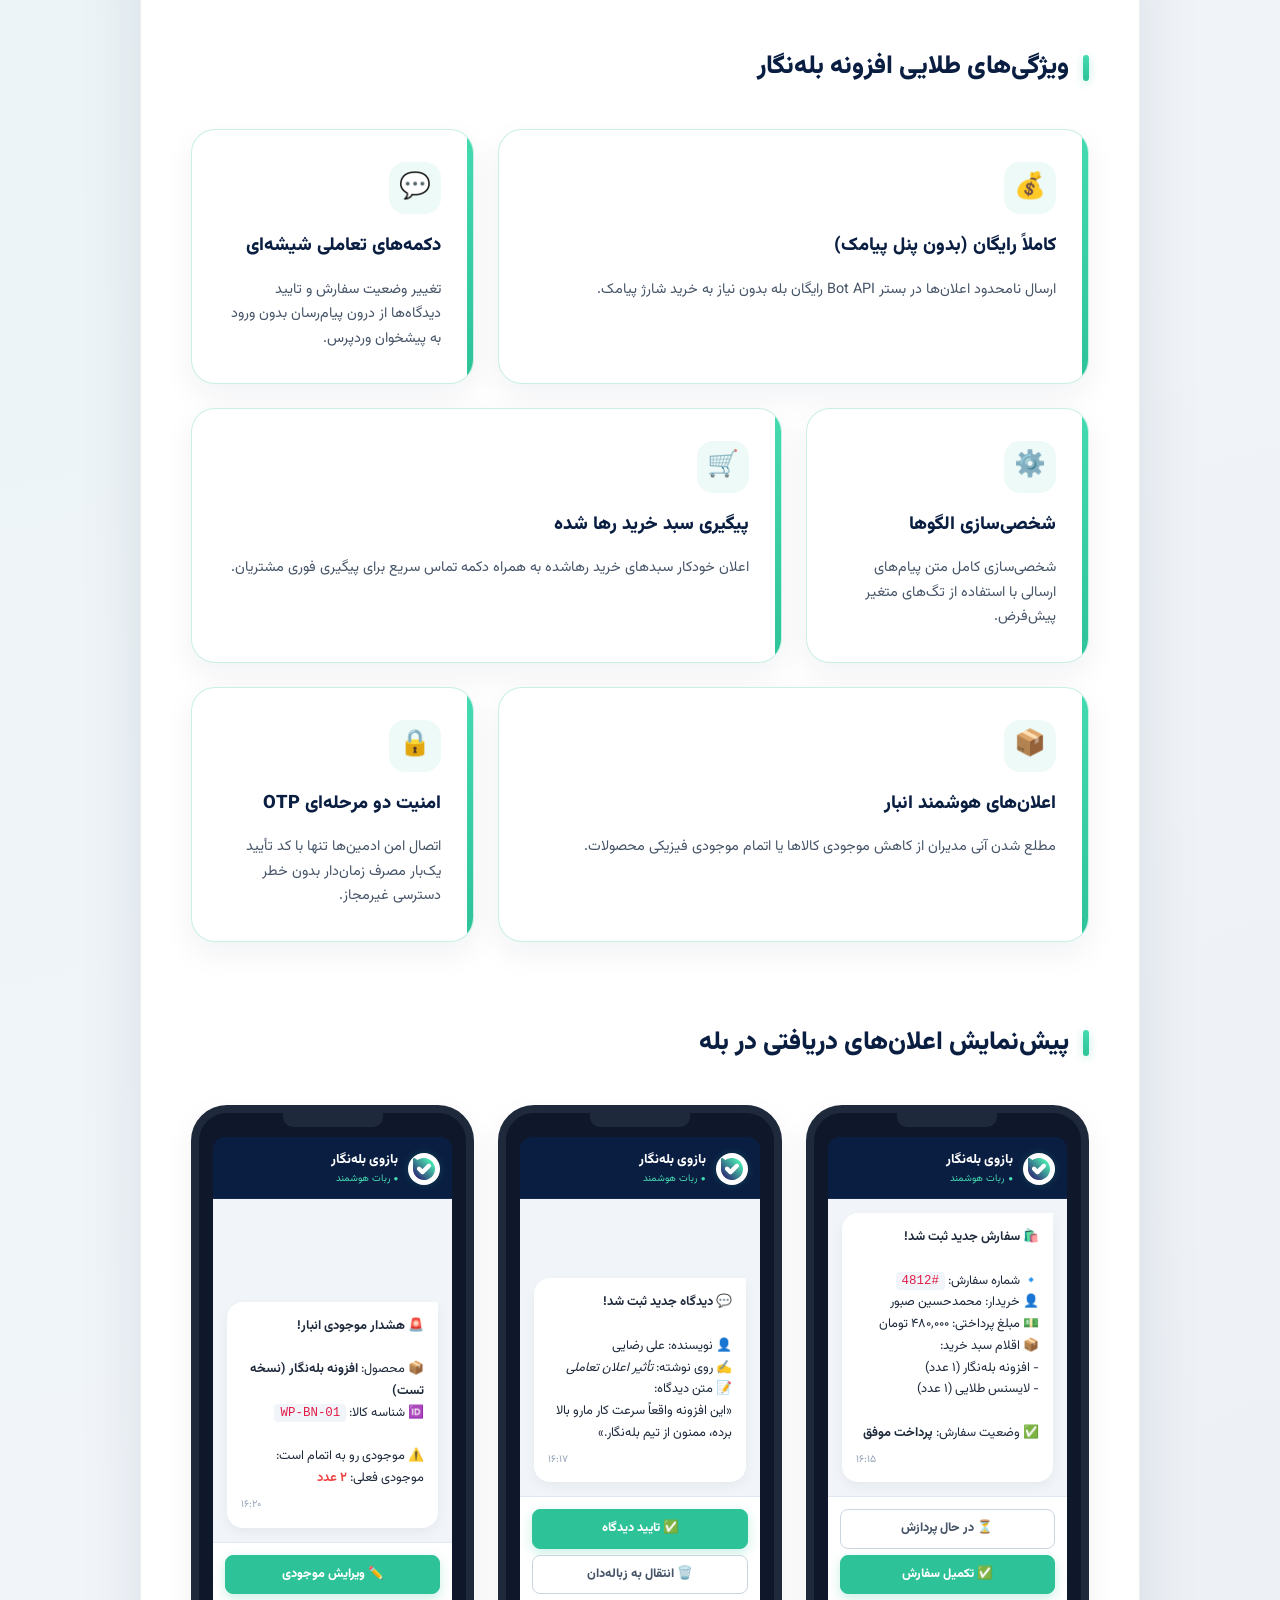
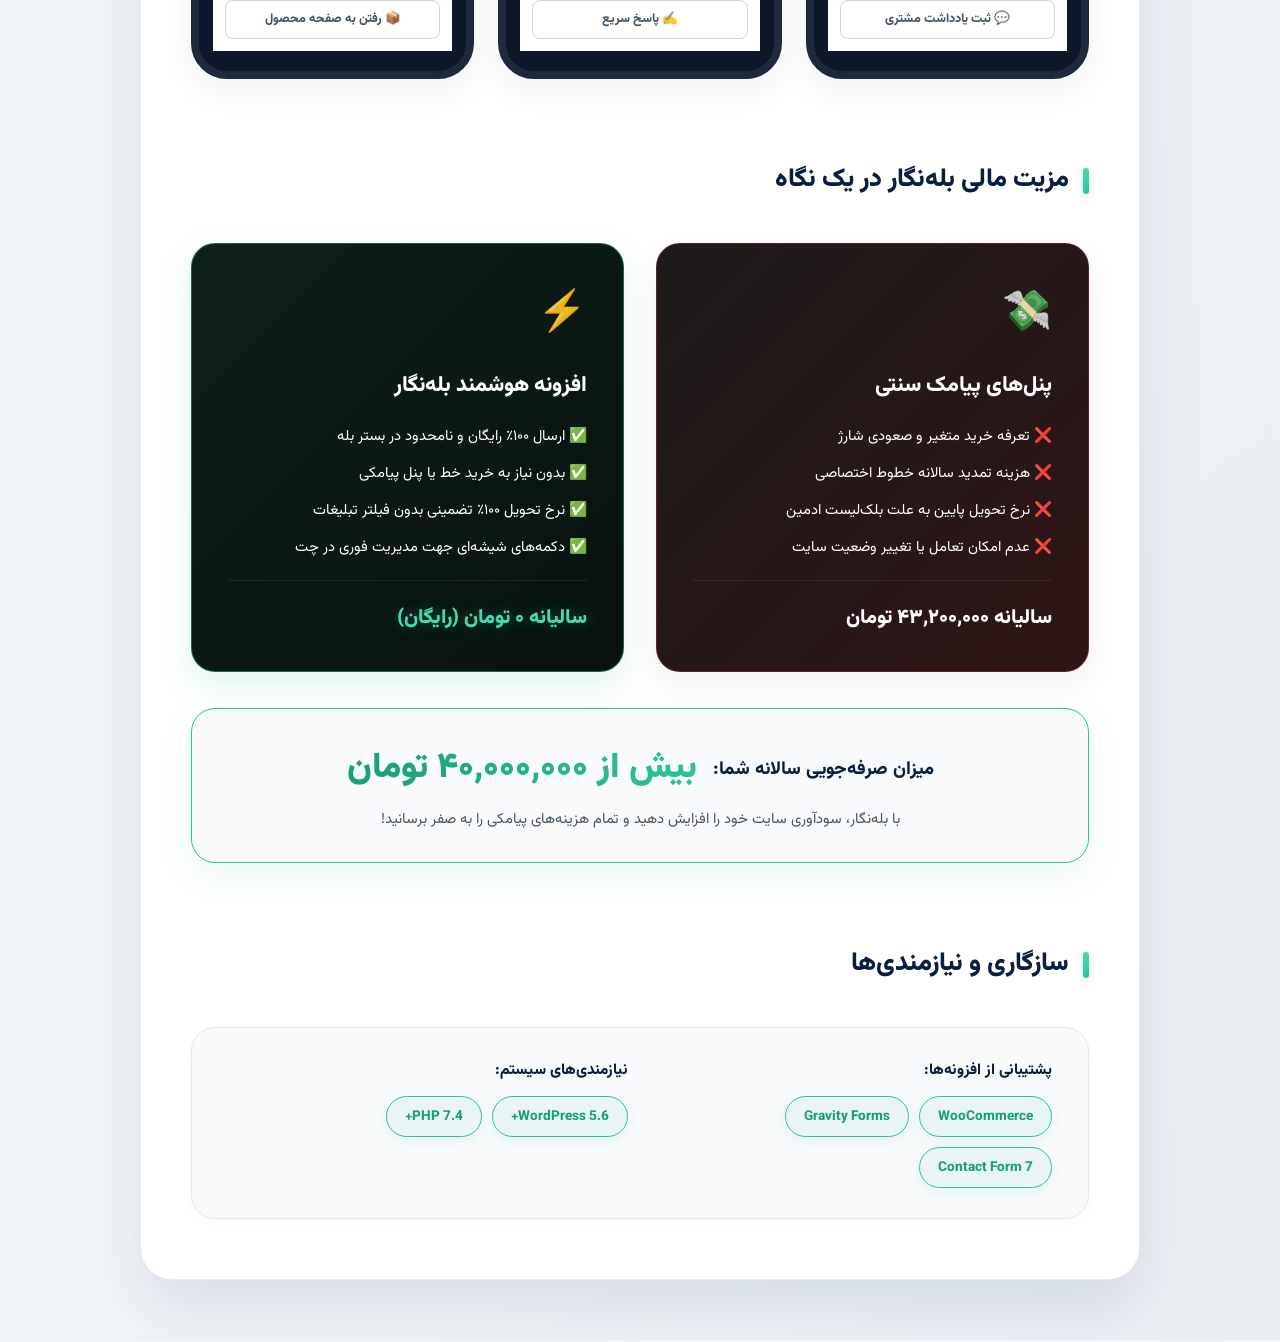
<file: infographic.html>
<!DOCTYPE html>
<html lang="fa" dir="rtl">
<head>
  <meta charset="UTF-8">
  <meta name="viewport" content="width=device-width, initial-scale=1.0">
  <title>اینفوگرافیک بله‌نگار | افزونه مدیریت وردپرس در پیام‌رسان بله</title>
  <link href="https://fonts.googleapis.com/css2?family=Vazirmatn:wght@300;400;500;700;800;900&display=swap" rel="stylesheet">
  
  <style>
    /* --- DESIGN SYSTEM & TOKENS --- */
    :root {
      --bale-green: #2DC297;
      --bale-green-dark: #1b9e76;
      --bale-green-light: #44dbb1;
      --bale-green-bg: rgba(45, 194, 151, 0.08);
      --bale-green-glow: rgba(45, 194, 151, 0.25);
      
      --wp-navy: #0A1E42;
      --wp-navy-dark: #050E20;
      
      --bg-light: #f8fafc;
      --white: #ffffff;
      
      --neutral-50: #f8fafc;
      --neutral-100: #f1f5f9;
      --neutral-200: #e2e8f0;
      --neutral-300: #cbd5e1;
      --neutral-400: #94a3b8;
      --neutral-600: #475569;
      --neutral-700: #334155;
      --neutral-800: #1e293b;
      --neutral-900: #0f172a;
      
      --radius-sm: 8px;
      --radius-md: 16px;
      --radius-lg: 24px;
      --radius-xl: 32px;
      
      --shadow-sm: 0 4px 12px rgba(9, 30, 66, 0.02);
      --shadow-md: 0 12px 32px rgba(9, 30, 66, 0.06);
      --shadow-lg: 0 32px 64px rgba(9, 30, 66, 0.1);
    }

    /* --- GLOBAL STYLES --- */
    * {
      box-sizing: border-box;
      margin: 0;
      padding: 0;
    }

    body {
      font-family: 'Vazirmatn', sans-serif;
      background-color: #f1f5f9;
      background-image: 
        radial-gradient(at 0% 0%, rgba(45, 194, 151, 0.05) 0px, transparent 50%),
        radial-gradient(at 100% 100%, rgba(10, 30, 66, 0.03) 0px, transparent 50%);
      color: var(--neutral-800);
      line-height: 1.7;
      padding: 60px 20px;
      direction: rtl;
      min-height: 100vh;
    }

    /* Custom Scrollbar */
    ::-webkit-scrollbar {
      width: 10px;
    }
    ::-webkit-scrollbar-track {
      background: var(--neutral-100);
    }
    ::-webkit-scrollbar-thumb {
      background: var(--bale-green);
      border-radius: 5px;
    }

    .infographic-wrapper {
      max-width: 1000px;
      margin: 0 auto;
      background-color: var(--white);
      border-radius: var(--radius-xl);
      border: 1px solid rgba(9, 30, 66, 0.08);
      box-shadow: var(--shadow-lg);
      overflow: hidden;
      padding: 60px 50px;
      position: relative;
    }

    .infographic-wrapper::after {
      content: '';
      position: absolute;
      top: 0;
      left: 0;
      width: 100%;
      height: 6px;
      background: linear-gradient(90deg, var(--bale-green) 0%, var(--bale-green-light) 100%);
    }

    /* --- HEADER SECTION --- */
    .info-header {
      text-align: center;
      margin-bottom: 64px;
      border-bottom: 1px dashed var(--neutral-200);
      padding-bottom: 48px;
    }

    .logo-container {
      display: inline-flex;
      align-items: center;
      gap: 12px;
      background-color: var(--bale-green-bg);
      padding: 10px 28px;
      border-radius: 100px;
      border: 1px solid rgba(45, 194, 151, 0.2);
      margin-bottom: 24px;
      box-shadow: var(--shadow-sm);
    }

    .logo-icon {
      width: 38px;
      height: 38px;
    }

    .logo-text {
      font-size: 1.4rem;
      font-weight: 900;
      color: var(--wp-navy);
    }

    .logo-text span {
      color: var(--bale-green);
    }

    .badge-capsule {
      display: inline-flex;
      align-items: center;
      gap: 8px;
      background: linear-gradient(135deg, rgba(253, 224, 71, 0.15) 0%, rgba(253, 224, 71, 0.02) 100%);
      border: 1px solid rgba(253, 224, 71, 0.3);
      color: #eab308;
      font-size: 0.88rem;
      font-weight: 800;
      padding: 8px 20px;
      border-radius: 100px;
      margin-bottom: 20px;
      box-shadow: 0 4px 12px rgba(234, 179, 8, 0.1);
      position: relative;
    }

    .badge-capsule::before {
      content: '';
      width: 8px;
      height: 8px;
      background-color: #eab308;
      border-radius: 50%;
      display: inline-block;
      box-shadow: 0 0 8px #eab308;
      animation: pulse-dot 1.5s infinite;
    }

    @keyframes pulse-dot {
      0% { transform: scale(0.9); opacity: 0.6; }
      50% { transform: scale(1.2); opacity: 1; }
      100% { transform: scale(0.9); opacity: 0.6; }
    }

    .info-title {
      font-size: 2.5rem;
      font-weight: 900;
      color: var(--wp-navy);
      line-height: 1.35;
      margin-bottom: 18px;
    }

    .info-title span {
      color: var(--bale-green);
      background: linear-gradient(120deg, var(--bale-green-bg) 0%, transparent 100%);
      padding: 0 12px;
      border-radius: 10px;
      display: inline-block;
    }

    .info-subtitle {
      font-size: 1.1rem;
      color: var(--neutral-600);
      max-width: 760px;
      margin: 0 auto;
      line-height: 1.8;
    }

    /* --- SECTION GENERIC --- */
    .info-section {
      margin-bottom: 80px;
    }

    .section-headline {
      font-size: 1.6rem;
      font-weight: 850;
      color: var(--wp-navy);
      margin-bottom: 40px;
      position: relative;
      padding-right: 20px;
      display: flex;
      align-items: center;
      gap: 12px;
    }

    .section-headline::before {
      content: '';
      position: absolute;
      right: 0;
      top: 50%;
      transform: translateY(-50%);
      width: 6px;
      height: 26px;
      background: linear-gradient(180deg, var(--bale-green-light) 0%, var(--bale-green) 100%);
      border-radius: 4px;
      box-shadow: 0 2px 8px rgba(45, 194, 151, 0.3);
    }

    /* --- VERTICAL ZIGZAG TIMELINE --- */
    .timeline-container {
      position: relative;
      margin: 40px auto 0;
      padding: 20px 0;
      display: flex;
      flex-direction: column;
    }

    .timeline-line {
      position: absolute;
      top: 0;
      bottom: 0;
      left: 50%;
      transform: translateX(-50%);
      width: 4px;
      background: linear-gradient(180deg, var(--bale-green) 0%, var(--wp-navy) 100%);
      border-radius: 10px;
      z-index: 1;
    }

    .timeline-step {
      display: flex;
      width: 50%;
      padding: 10px 40px 30px;
      position: relative;
      z-index: 2;
    }

    .timeline-step.left {
      align-self: flex-start;
      justify-content: flex-end;
      text-align: left;
    }

    .timeline-step.right {
      align-self: flex-end;
      justify-content: flex-start;
      margin-right: 50%;
      text-align: right;
    }

    .timeline-step::after {
      content: '';
      position: absolute;
      top: 24px;
      width: 16px;
      height: 16px;
      background-color: var(--white);
      border: 4px solid var(--bale-green);
      border-radius: 50%;
      box-shadow: 0 0 12px rgba(45, 194, 151, 0.4);
    }

    .timeline-step.left::after {
      left: -8px;
    }

    .timeline-step.right::after {
      right: -8px;
    }

    .timeline-card {
      background: var(--white);
      border: 1.5px solid var(--bale-green);
      border-radius: var(--radius-lg);
      padding: 28px;
      box-shadow: var(--shadow-md);
      max-width: 420px;
      text-align: right;
    }

    .timeline-num {
      display: inline-flex;
      align-items: center;
      justify-content: center;
      width: 32px;
      height: 32px;
      border-radius: 50%;
      background-color: var(--bale-green-bg);
      color: var(--bale-green-dark);
      font-weight: 900;
      font-size: 0.95rem;
      margin-bottom: 14px;
    }

    .timeline-title {
      font-size: 1.1rem;
      font-weight: 850;
      color: var(--wp-navy);
      margin-bottom: 10px;
      display: flex;
      align-items: center;
      gap: 8px;
    }

    .timeline-desc {
      font-size: 0.88rem;
      color: var(--neutral-600);
      line-height: 1.7;
    }

    /* --- BENTO GRID FEATURES --- */
    .features-bento-grid {
      display: grid;
      grid-template-columns: repeat(3, 1fr);
      gap: 24px;
    }

    .bento-card {
      background: var(--white);
      border: 1.5px solid rgba(45, 194, 151, 0.25);
      border-radius: var(--radius-lg);
      padding: 32px;
      box-shadow: var(--shadow-md);
      position: relative;
      overflow: hidden;
      display: flex;
      flex-direction: column;
      gap: 16px;
    }

    .bento-card::before {
      content: '';
      position: absolute;
      top: 0;
      right: 0;
      width: 6px;
      height: 100%;
      background: linear-gradient(180deg, var(--bale-green-light) 0%, var(--bale-green) 100%);
    }

    .bento-card.span-2 {
      grid-column: span 2;
    }

    .bento-icon-box {
      width: 52px;
      height: 52px;
      border-radius: 16px;
      background-color: var(--bale-green-bg);
      color: var(--bale-green-dark);
      display: flex;
      align-items: center;
      justify-content: center;
      font-size: 1.6rem;
    }

    .bento-title {
      font-size: 1.15rem;
      font-weight: 850;
      color: var(--wp-navy);
    }

    .bento-desc {
      font-size: 0.9rem;
      color: var(--neutral-600);
      line-height: 1.7;
    }

    /* --- HIGH FIDELITY SIDE-BY-SIDE MOBILE MOCKUPS --- */
    .mockups-grid {
      display: grid;
      grid-template-columns: repeat(3, 1fr);
      gap: 24px;
      margin-top: 40px;
    }

    .mockup-device {
      background: #0f172a;
      border: 8px solid #1e293b;
      border-radius: 36px;
      padding: 20px 14px;
      display: flex;
      flex-direction: column;
      height: 100%;
      box-shadow: var(--shadow-md);
      position: relative;
      overflow: hidden;
    }

    .mockup-notch {
      position: absolute;
      top: 0;
      left: 50%;
      transform: translateX(-50%);
      width: 100px;
      height: 14px;
      background-color: #1e293b;
      border-bottom-left-radius: 10px;
      border-bottom-right-radius: 10px;
      z-index: 10;
    }

    .mockup-screen-header {
      background-color: var(--wp-navy);
      padding: 12px 12px 10px;
      display: flex;
      align-items: center;
      gap: 10px;
      color: var(--white);
      border-bottom: 1px solid rgba(255, 255, 255, 0.05);
      border-top-left-radius: 12px;
      border-top-right-radius: 12px;
      margin-top: 4px;
    }

    .mockup-header-avatar {
      width: 32px;
      height: 32px;
      border-radius: 50%;
      background: var(--white);
      display: flex;
      align-items: center;
      justify-content: center;
      overflow: hidden;
      box-shadow: 0 0 8px rgba(45, 194, 151, 0.2);
    }

    .mockup-header-avatar img {
      width: 22px;
      height: 22px;
      object-fit: contain;
    }

    .mockup-header-text {
      display: flex;
      flex-direction: column;
    }

    .mockup-bot-name {
      font-size: 0.82rem;
      font-weight: 800;
    }

    .mockup-bot-status {
      font-size: 0.62rem;
      color: var(--bale-green-light);
      display: flex;
      align-items: center;
      gap: 4px;
    }

    .mockup-bot-status::before {
      content: '●';
      color: var(--bale-green-light);
      font-size: 0.5rem;
    }

    .mockup-chat-area {
      flex-grow: 1;
      background-color: #f1f5f9;
      padding: 14px;
      display: flex;
      flex-direction: column;
      justify-content: flex-end;
    }

    .bale-bubble {
      background-color: var(--white);
      border-radius: 16px 0 16px 16px;
      padding: 14px;
      font-size: 0.8rem;
      color: var(--neutral-800);
      line-height: 1.7;
      box-shadow: 0 4px 12px rgba(0, 0, 0, 0.05);
    }

    .bale-bubble code {
      background-color: var(--neutral-100);
      padding: 2px 6px;
      border-radius: 4px;
      color: #e11d48;
      font-family: monospace;
      font-size: 0.78rem;
    }

    .bale-meta {
      display: block;
      text-align: left;
      font-size: 0.65rem;
      color: var(--neutral-400);
      margin-top: 6px;
    }

    .mockup-keyboard-area {
      background-color: var(--white);
      padding: 12px;
      display: flex;
      flex-direction: column;
      gap: 6px;
      border-top: 1px solid var(--neutral-200);
    }

    .bale-btn {
      background-color: var(--white);
      border: 1px solid var(--bale-green);
      color: var(--bale-green-dark);
      padding: 8px;
      border-radius: 8px;
      font-size: 0.78rem;
      font-weight: 800;
      text-align: center;
      display: flex;
      align-items: center;
      justify-content: center;
    }

    .bale-btn.active {
      background-color: var(--bale-green);
      color: var(--white);
      border-color: var(--bale-green);
      box-shadow: 0 4px 12px rgba(45, 194, 151, 0.25);
    }

    .bale-btn.secondary {
      border-color: var(--neutral-300);
      color: var(--neutral-600);
    }

    /* --- COMPARISON DASHBOARD --- */
    .comparison-dashboard {
      display: grid;
      grid-template-columns: 1fr 1fr;
      gap: 32px;
      margin-top: 40px;
    }

    .comparison-card {
      border-radius: var(--radius-lg);
      padding: 36px;
      color: var(--white);
      display: flex;
      flex-direction: column;
      gap: 20px;
      position: relative;
      overflow: hidden;
      box-shadow: var(--shadow-md);
    }

    .comparison-card.red-gradient {
      background: linear-gradient(135deg, #1e1b1b 0%, #2e1515 100%);
      border: 1px solid rgba(239, 68, 68, 0.25);
    }

    .comparison-card.green-gradient {
      background: linear-gradient(135deg, #0f1f1a 0%, #08120e 100%);
      border: 1.5px solid rgba(45, 194, 151, 0.45);
      box-shadow: 0 12px 32px rgba(45, 194, 151, 0.15);
    }

    .card-icon {
      font-size: 2.5rem;
      opacity: 0.9;
    }

    .card-headline {
      font-size: 1.35rem;
      font-weight: 850;
    }

    .comparison-list {
      display: flex;
      flex-direction: column;
      gap: 12px;
      list-style: none;
    }

    .comparison-list li {
      font-size: 0.92rem;
      display: flex;
      align-items: center;
      gap: 8px;
    }

    .card-cost {
      font-size: 1.25rem;
      font-weight: 900;
      margin-top: auto;
      padding-top: 20px;
      border-top: 1px solid rgba(255, 255, 255, 0.08);
    }

    .card-cost.free {
      color: var(--bale-green-light);
      text-shadow: 0 0 15px rgba(45, 194, 151, 0.4);
    }

    .savings-summary-box {
      margin-top: 36px;
      background-color: var(--neutral-50);
      border: 1.5px solid var(--bale-green);
      border-radius: var(--radius-lg);
      padding: 30px 40px;
      text-align: center;
      box-shadow: 0 12px 32px rgba(45, 194, 151, 0.1);
    }

    .savings-counter {
      display: flex;
      align-items: center;
      justify-content: center;
      gap: 16px;
      margin-bottom: 8px;
    }

    .savings-label {
      font-size: 1.15rem;
      font-weight: 800;
      color: var(--wp-navy);
    }

    .savings-amount {
      font-size: 2.2rem;
      font-weight: 950;
      color: var(--bale-green-dark);
      background: linear-gradient(90deg, var(--bale-green-dark) 0%, var(--bale-green) 100%);
      -webkit-background-clip: text;
      -webkit-text-fill-color: transparent;
    }

    .savings-desc {
      font-size: 0.92rem;
      color: var(--neutral-600);
    }

    /* --- COMPATIBILITY & SPECS --- */
    .specs-flex {
      display: grid;
      grid-template-columns: 1fr 1fr;
      gap: 24px;
      background-color: var(--neutral-50);
      border: 1px solid var(--neutral-200);
      border-radius: var(--radius-lg);
      padding: 30px 36px;
      box-shadow: var(--shadow-sm);
    }

    .spec-group {
      display: flex;
      flex-direction: column;
      gap: 12px;
      align-items: flex-start;
    }

    .spec-title-label {
      font-size: 0.95rem;
      color: var(--wp-navy);
      font-weight: 800;
    }

    .badge-list {
      display: flex;
      gap: 10px;
      flex-wrap: wrap;
    }

    .spec-badge {
      background: var(--white);
      border: 1.5px solid var(--bale-green);
      color: var(--bale-green-dark);
      background-color: var(--bale-green-bg);
      padding: 8px 18px;
      border-radius: 100px;
      font-size: 0.85rem;
      font-weight: 750;
      box-shadow: 0 4px 12px rgba(45, 194, 151, 0.1);
    }

    /* --- RESPONSIVE MEDIA QUERIES --- */
    @media (max-width: 900px) {
      .timeline-line {
        left: 28px;
      }
      .timeline-step {
        width: 100%;
        padding-left: 20px;
        padding-right: 60px;
      }
      .timeline-step.left, .timeline-step.right {
        align-self: flex-start;
        justify-content: flex-start;
        text-align: right;
        margin-right: 0;
      }
      .timeline-step::after {
        right: 20px !important;
        left: auto !important;
      }
      .features-bento-grid {
        grid-template-columns: repeat(2, 1fr);
      }
      .mockups-grid {
        grid-template-columns: 1fr;
        max-width: 420px;
        margin: 0 auto;
      }
      .comparison-dashboard {
        grid-template-columns: 1fr;
      }
    }

    @media (max-width: 600px) {
      body {
        padding: 16px 10px;
      }
      .infographic-wrapper {
        padding: 40px 20px;
        border-radius: var(--radius-lg);
      }
      .info-title {
        font-size: 1.8rem;
      }
      .features-bento-grid {
        grid-template-columns: 1fr;
      }
      .bento-card.span-2 {
        grid-column: span 1;
      }
      .specs-flex {
        grid-template-columns: 1fr;
        padding: 24px 20px;
      }
      .savings-counter {
        flex-direction: column;
        gap: 6px;
      }
      .savings-amount {
        font-size: 1.8rem;
      }
    }
  </style>
</head>
<body>

  <div class="infographic-wrapper">
    
    <!-- --- HEADER --- -->
    <header class="info-header">
      <div class="logo-container">
        <img src="assets/images/logo.svg" alt="بله‌نگار" class="logo-icon">
        <span class="logo-text">بله‌<span>نگار</span></span>
      </div>
      <br>
      <div class="badge-capsule">⚡ لایسنس طلایی مادام‌العمر نسخه تجاری</div>
      <h1 class="info-title">پیشخوان وردپرس در <span>پیام‌رسان بله</span></h1>
      <p class="info-subtitle">
        ارسال رایگان اعلان‌ها، تایید سفارش‌ها، تغییر موجودی انبار و تایید دیدگاه‌ها مستقیماً با دکمه‌های تعاملی پیام‌رسان بله بدون هزینه پنل پیامک
      </p>
    </header>

    <!-- --- VERTICAL ZIGZAG TIMELINE --- -->
    <section class="info-section">
      <h2 class="section-headline">بله‌نگار چگونه کار می‌کند؟</h2>
      <div class="timeline-container">
        <div class="timeline-line"></div>
        
        <div class="timeline-step right">
          <div class="timeline-card">
            <span class="timeline-num">۱</span>
            <h3 class="timeline-title">🛒 رویداد در سایت</h3>
            <p class="timeline-desc">کاربر سفارشی ثبت می‌کند، دیدگاهی می‌نویسد یا محصولی رو به اتمام می‌رود.</p>
          </div>
        </div>

        <div class="timeline-step left">
          <div class="timeline-card">
            <span class="timeline-num">۲</span>
            <h3 class="timeline-title">⚡ پردازش افزونه</h3>
            <p class="timeline-desc">بله‌نگار اطلاعات را به سرعت و به صورت امن و کدگذاری‌شده فشرده می‌کند.</p>
          </div>
        </div>

        <div class="timeline-step right">
          <div class="timeline-card">
            <span class="timeline-num">۳</span>
            <h3 class="timeline-title">🔔 اعلان در بله</h3>
            <p class="timeline-desc">پیام اعلان با جزئیات کامل و ظاهری آراسته به بازوی اختصاصی شما در بله ارسال می‌شود.</p>
          </div>
        </div>

        <div class="timeline-step left">
          <div class="timeline-card">
            <span class="timeline-num">۴</span>
            <h3 class="timeline-title">📱 مدیریت تعاملی</h3>
            <p class="timeline-desc">مدیر با فشردن دکمه‌های شیشه‌ای، وضعیت سایت را مستقیماً از بله تغییر می‌دهد.</p>
          </div>
        </div>

      </div>
    </section>

    <!-- --- BENTO GRID FEATURES --- -->
    <section class="info-section">
      <h2 class="section-headline">ویژگی‌های طلایی افزونه بله‌نگار</h2>
      <div class="features-bento-grid">
        
        <div class="bento-card span-2">
          <div class="bento-icon-box">💰</div>
          <h3 class="bento-title">کاملاً رایگان (بدون پنل پیامک)</h3>
          <p class="bento-desc">ارسال نامحدود اعلان‌ها در بستر Bot API رایگان بله بدون نیاز به خرید شارژ پیامک.</p>
        </div>

        <div class="bento-card">
          <div class="bento-icon-box">💬</div>
          <h3 class="bento-title">دکمه‌های تعاملی شیشه‌ای</h3>
          <p class="bento-desc">تغییر وضعیت سفارش و تایید دیدگاه‌ها از درون پیام‌رسان بدون ورود به پیشخوان وردپرس.</p>
        </div>

        <div class="bento-card">
          <div class="bento-icon-box">⚙️</div>
          <h3 class="bento-title">شخصی‌سازی الگوها</h3>
          <p class="bento-desc">شخصی‌سازی کامل متن پیام‌های ارسالی با استفاده از تگ‌های متغیر پیش‌فرض.</p>
        </div>

        <div class="bento-card span-2">
          <div class="bento-icon-box">🛒</div>
          <h3 class="bento-title">پیگیری سبد خرید رها شده</h3>
          <p class="bento-desc">اعلان خودکار سبدهای خرید رهاشده به همراه دکمه تماس سریع برای پیگیری فوری مشتریان.</p>
        </div>

        <div class="bento-card span-2">
          <div class="bento-icon-box">📦</div>
          <h3 class="bento-title">اعلان‌های هوشمند انبار</h3>
          <p class="bento-desc">مطلع شدن آنی مدیران از کاهش موجودی کالاها یا اتمام موجودی فیزیکی محصولات.</p>
        </div>

        <div class="bento-card">
          <div class="bento-icon-box">🔒</div>
          <h3 class="bento-title">امنیت دو مرحله‌ای OTP</h3>
          <p class="bento-desc">اتصال امن ادمین‌ها تنها با کد تأیید یک‌بار مصرف زمان‌دار بدون خطر دسترسی غیرمجاز.</p>
        </div>

      </div>
    </section>

    <!-- --- STATIC BALE MOCKUPS --- -->
    <section class="info-section">
      <h2 class="section-headline">پیش‌نمایش اعلان‌های دریافتی در بله</h2>
      <div class="mockups-grid">
        
        <!-- Mockup 1: Orders -->
        <div class="mockup-device">
          <div class="mockup-notch"></div>
          <div class="mockup-screen-header">
            <div class="mockup-header-avatar">
              <img src="assets/images/logo.svg" alt="بله‌نگار">
            </div>
            <div class="mockup-header-text">
              <span class="mockup-bot-name">بازوی بله‌نگار</span>
              <span class="mockup-bot-status">ربات هوشمند</span>
            </div>
          </div>
          
          <div class="mockup-chat-area">
            <div class="bale-bubble">
              🛍️ <b>سفارش جدید ثبت شد!</b><br><br>
              🔹 شماره سفارش: <code>#4812</code><br>
              👤 خریدار: محمدحسین صبور<br>
              💵 مبلغ پرداختی: ۴۸۰,۰۰۰ تومان<br>
              📦 اقلام سبد خرید:<br>
              - افزونه بله‌نگار (۱ عدد)<br>
              - لایسنس طلایی (۱ عدد)<br><br>
              ✅ وضعیت سفارش: <b>پرداخت موفق</b>
              <span class="bale-meta">۱۶:۱۵</span>
            </div>
          </div>

          <div class="mockup-keyboard-area">
            <div class="bale-btn secondary">⏳ در حال پردازش</div>
            <div class="bale-btn active">✅ تکمیل سفارش</div>
            <div class="bale-btn secondary">💬 ثبت یادداشت مشتری</div>
          </div>
        </div>

        <!-- Mockup 2: Comments -->
        <div class="mockup-device">
          <div class="mockup-notch"></div>
          <div class="mockup-screen-header">
            <div class="mockup-header-avatar">
              <img src="assets/images/logo.svg" alt="بله‌نگار">
            </div>
            <div class="mockup-header-text">
              <span class="mockup-bot-name">بازوی بله‌نگار</span>
              <span class="mockup-bot-status">ربات هوشمند</span>
            </div>
          </div>
          
          <div class="mockup-chat-area">
            <div class="bale-bubble">
              💬 <b>دیدگاه جدید ثبت شد!</b><br><br>
              👤 نویسنده: علی رضایی<br>
              ✍️ روی نوشته: <i>تأثیر اعلان تعاملی</i><br>
              📝 متن دیدگاه:<br>
              «این افزونه واقعاً سرعت کار مارو بالا برده، ممنون از تیم بله‌نگار.»
              <span class="bale-meta">۱۶:۱۷</span>
            </div>
          </div>

          <div class="mockup-keyboard-area">
            <div class="bale-btn active">✅ تایید دیدگاه</div>
            <div class="bale-btn secondary">🗑️ انتقال به زباله‌دان</div>
            <div class="bale-btn secondary">✍️ پاسخ سریع</div>
          </div>
        </div>

        <!-- Mockup 3: Inventory Warnings -->
        <div class="mockup-device">
          <div class="mockup-notch"></div>
          <div class="mockup-screen-header">
            <div class="mockup-header-avatar">
              <img src="assets/images/logo.svg" alt="بله‌نگار">
            </div>
            <div class="mockup-header-text">
              <span class="mockup-bot-name">بازوی بله‌نگار</span>
              <span class="mockup-bot-status">ربات هوشمند</span>
            </div>
          </div>
          
          <div class="mockup-chat-area">
            <div class="bale-bubble">
              🚨 <b>هشدار موجودی انبار!</b><br><br>
              📦 محصول: <b>افزونه بله‌نگار (نسخه تست)</b><br>
              🆔 شناسه کالا: <code>WP-BN-01</code><br><br>
              ⚠️ موجودی رو به اتمام است:<br>
              موجودی فعلی: <span style="color:#ef4444; font-weight:bold;">۲ عدد</span>
              <span class="bale-meta">۱۶:۲۰</span>
            </div>
          </div>

          <div class="mockup-keyboard-area">
            <div class="bale-btn active">✏️ ویرایش موجودی</div>
            <div class="bale-btn secondary">📦 رفتن به صفحه محصول</div>
          </div>
        </div>

      </div>
    </section>

    <!-- --- FINANCIAL COMPARISON --- -->
    <section class="info-section">
      <h2 class="section-headline">مزیت مالی بله‌نگار در یک نگاه</h2>
      
      <div class="comparison-dashboard">
        
        <div class="comparison-card red-gradient">
          <div class="card-icon">💸</div>
          <h3 class="card-headline">پنل‌های پیامک سنتی</h3>
          <ul class="comparison-list">
            <li>❌ تعرفه خرید متغیر و صعودی شارژ</li>
            <li>❌ هزینه تمدید سالانه خطوط اختصاصی</li>
            <li>❌ نرخ تحویل پایین به علت بلک‌لیست ادمین</li>
            <li>❌ عدم امکان تعامل یا تغییر وضعیت سایت</li>
          </ul>
          <div class="card-cost">سالیانه ۴۳,۲۰۰,۰۰۰ تومان</div>
        </div>
        
        <div class="comparison-card green-gradient">
          <div class="card-icon">⚡</div>
          <h3 class="card-headline">افزونه هوشمند بله‌نگار</h3>
          <ul class="comparison-list">
            <li>✅ ارسال ۱۰۰٪ رایگان و نامحدود در بستر بله</li>
            <li>✅ بدون نیاز به خرید خط یا پنل پیامکی</li>
            <li>✅ نرخ تحویل ۱۰۰٪ تضمینی بدون فیلتر تبلیغات</li>
            <li>✅ دکمه‌های شیشه‌ای جهت مدیریت فوری در چت</li>
          </ul>
          <div class="card-cost free">سالیانه ۰ تومان (رایگان)</div>
        </div>

      </div>

      <div class="savings-summary-box">
        <div class="savings-counter">
          <span class="savings-label">میزان صرفه‌جویی سالانه شما:</span>
          <span class="savings-amount">بیش از ۴۰,۰۰۰,۰۰۰ تومان</span>
        </div>
        <p class="savings-desc">با بله‌نگار، سودآوری سایت خود را افزایش دهید و تمام هزینه‌های پیامکی را به صفر برسانید!</p>
      </div>
    </section>

    <!-- --- COMPATIBILITY --- -->
    <section class="info-section" style="margin-bottom: 0;">
      <h2 class="section-headline">سازگاری و نیازمندی‌ها</h2>
      <div class="specs-flex">
        
        <div class="spec-group">
          <span class="spec-title-label">پشتیبانی از افزونه‌ها:</span>
          <div class="badge-list">
            <span class="spec-badge highlight">WooCommerce</span>
            <span class="spec-badge highlight">Gravity Forms</span>
            <span class="spec-badge highlight">Contact Form 7</span>
          </div>
        </div>

        <div class="spec-group">
          <span class="spec-title-label">نیازمندی‌های سیستم:</span>
          <div class="badge-list">
            <span class="spec-badge highlight">WordPress 5.6+</span>
            <span class="spec-badge highlight">PHP 7.4+</span>
          </div>
        </div>

      </div>
    </section>

  </div>

</body>
</html>
</file>
<file: assets/css/style.css>
/*
  baleNegar WordPress Plugin Landing Page Stylesheet
  Design Theme: Bale Messenger & WordPress Integration
  Colors: #2DC297 (Bale Green), #091E42 (WordPress Navy), #A0DFF9 (Light Blue)
  Typography: Vazirmatn (Persian RTL optimized)
*/

@import url('https://fonts.googleapis.com/css2?family=Vazirmatn:wght@100..900&display=swap');

/* --- DESIGN SYSTEM & CSS VARIABLES --- */
:root {
  --bale-green: #2DC297;
  --bale-green-dark: #1b9e76;
  --bale-green-light: #44dbb1;
  --bale-green-bg: #e8f9f4;
  --bale-green-glow: rgba(45, 194, 151, 0.4);
  
  --wp-navy: #091E42;
  --wp-navy-light: #162f59;
  --wp-navy-lighter: #284c82;
  --wp-navy-bg: #f4f6fc;
  --wp-navy-dark: #051229;
  
  --bale-blue-light: #A0DFF9;
  --bale-blue-glow: rgba(160, 223, 249, 0.3);
  
  --accent-orange: #ff7849;
  
  --white: #ffffff;
  --gray-50: #f9fafb;
  --gray-100: #f3f4f6;
  --gray-200: #e5e7eb;
  --gray-300: #d1d5db;
  --gray-600: #4b5563;
  --gray-700: #374151;
  --gray-800: #1f2937;
  
  --font-main: 'Vazirmatn', -apple-system, BlinkMacSystemFont, 'Segoe UI', Roboto, Helvetica, Arial, sans-serif;
  
  --radius-sm: 8px;
  --radius-md: 16px;
  --radius-lg: 24px;
  --radius-xl: 32px;
  
  --shadow-sm: 0 2px 8px rgba(9, 30, 66, 0.04);
  --shadow-md: 0 8px 24px rgba(9, 30, 66, 0.08);
  --shadow-lg: 0 16px 48px rgba(9, 30, 66, 0.12);
  --shadow-glow: 0 0 25px var(--bale-green-glow);
  
  --transition-fast: 0.2s cubic-bezier(0.4, 0, 0.2, 1);
  --transition-normal: 0.3s cubic-bezier(0.4, 0, 0.2, 1);
  --transition-slow: 0.5s cubic-bezier(0.4, 0, 0.2, 1);
}

/* --- RESET & BASIC STYLES --- */
*, *::before, *::after {
  box-sizing: border-box;
  margin: 0;
  padding: 0;
}

html {
  scroll-behavior: smooth;
  font-size: 16px;
  -webkit-tap-highlight-color: transparent;
}

body {
  font-family: var(--font-main);
  background-color: var(--white);
  color: var(--gray-800);
  direction: rtl;
  text-align: right;
  line-height: 1.7;
  overflow-x: hidden;
}

img, svg {
  max-width: 100%;
  height: auto;
  display: block;
}

ul {
  list-style: none;
}

a {
  text-decoration: none;
  color: inherit;
  transition: var(--transition-fast);
}

/* --- SCROLLBAR --- */
::-webkit-scrollbar {
  width: 10px;
}
::-webkit-scrollbar-track {
  background: var(--wp-navy-bg);
}
::-webkit-scrollbar-thumb {
  background: var(--bale-green);
  border-radius: 5px;
}
::-webkit-scrollbar-thumb:hover {
  background: var(--bale-green-dark);
}

/* --- TYPOGRAPHY & WRAPPERS --- */
.container {
  width: 100%;
  max-width: 1200px;
  margin: 0 auto;
  padding: 0 24px;
}

.section-title {
  text-align: center;
  font-size: 2.2rem;
  font-weight: 800;
  color: var(--wp-navy);
  margin-bottom: 16px;
  position: relative;
}

.section-title span {
  color: var(--bale-green);
}

.section-subtitle {
  text-align: center;
  font-size: 1.1rem;
  color: var(--gray-600);
  max-width: 700px;
  margin: 0 auto 60px;
}

/* --- BUTTONS --- */
.btn {
  display: inline-flex;
  align-items: center;
  justify-content: center;
  padding: 12px 28px;
  font-weight: 700;
  font-size: 1rem;
  border-radius: var(--radius-md);
  cursor: pointer;
  transition: all var(--transition-normal);
  border: none;
  gap: 8px;
}

.btn-primary {
  background-color: var(--bale-green);
  color: var(--white);
  box-shadow: 0 4px 14px rgba(45, 194, 151, 0.4);
}

.btn-primary:hover {
  background-color: var(--bale-green-dark);
  transform: translateY(-2px);
  box-shadow: 0 6px 20px rgba(45, 194, 151, 0.6);
}

.btn-secondary {
  background-color: transparent;
  color: var(--white);
  border: 2px stroke var(--white);
  border: 2px solid rgba(255, 255, 255, 0.3);
}

.btn-secondary:hover {
  background-color: rgba(255, 255, 255, 0.1);
  border-color: var(--white);
  transform: translateY(-2px);
}

.btn-navy {
  background-color: var(--wp-navy);
  color: var(--white);
}

.btn-navy:hover {
  background-color: var(--wp-navy-light);
  transform: translateY(-2px);
}

.btn-icon {
  width: 20px;
  height: 20px;
  fill: currentColor;
}

/* --- HEADER / NAVIGATION --- */
.header {
  position: fixed;
  top: 16px;
  left: 50%;
  transform: translateX(-50%);
  width: calc(100% - 48px);
  max-width: 1200px;
  z-index: 1000;
  transition: all var(--transition-normal);
  padding: 12px 32px;
  background-color: rgba(9, 30, 66, 0.7);
  backdrop-filter: blur(16px);
  border-radius: 100px;
  border: 1px solid rgba(255, 255, 255, 0.08);
  box-shadow: 0 4px 30px rgba(0, 0, 0, 0.15);
}

.header.scrolled {
  top: 8px;
  padding: 8px 24px;
  background-color: rgba(9, 30, 66, 0.92);
  border-color: rgba(45, 194, 151, 0.25);
  box-shadow: 0 10px 30px rgba(9, 30, 66, 0.25), 0 0 15px rgba(45, 194, 151, 0.1);
}

.header .container {
  display: flex;
  align-items: center;
  justify-content: space-between;
  width: 100%;
  padding: 0;
  max-width: none;
}

.logo-wrapper {
  display: flex;
  align-items: center;
  gap: 12px;
}

.logo-icon {
  width: 42px;
  height: 42px;
}

.logo-text {
  font-size: 1.3rem;
  font-weight: 900;
  color: var(--white);
  letter-spacing: -0.5px;
}

.logo-text span {
  color: var(--bale-green);
}

.nav-menu {
  display: flex;
  align-items: center;
  gap: 8px;
}

.nav-link {
  color: rgba(255, 255, 255, 0.85);
  font-weight: 600;
  font-size: 0.9rem;
  padding: 8px 16px;
  border-radius: 100px;
  transition: all var(--transition-normal);
}

.nav-link:hover {
  color: var(--white);
  background-color: rgba(45, 194, 151, 0.12);
}

.header-cta .btn {
  font-size: 0.85rem;
  padding: 8px 18px;
  border-radius: 100px;
}

.menu-toggle {
  display: none;
  flex-direction: column;
  gap: 6px;
  cursor: pointer;
  background: none;
  border: none;
}

.menu-toggle span {
  display: block;
  width: 28px;
  height: 3px;
  background-color: var(--white);
  border-radius: 2px;
  transition: var(--transition-normal);
}

/* --- HERO SECTION (PREMIUM DARK BACKGROUND) --- */
.hero {
  background: linear-gradient(135deg, var(--wp-navy-dark) 0%, var(--wp-navy) 60%, var(--wp-navy-light) 100%);
  min-height: 100vh;
  padding-top: 160px;
  padding-bottom: 80px;
  display: flex;
  align-items: center;
  color: var(--white);
  position: relative;
  overflow: hidden;
}

/* Glowing background shapes */
.hero::before, .hero::after {
  content: '';
  position: absolute;
  border-radius: 50%;
  filter: blur(120px);
  z-index: 1;
  pointer-events: none;
}

.hero::before {
  top: -10%;
  right: -10%;
  width: 400px;
  height: 400px;
  background-color: rgba(45, 194, 151, 0.15);
}

.hero::after {
  bottom: -10%;
  left: -10%;
  width: 500px;
  height: 500px;
  background-color: rgba(160, 223, 249, 0.1);
}

.hero .container {
  display: grid;
  grid-template-columns: 1.1fr 0.9fr;
  align-items: center;
  gap: 48px;
  position: relative;
  z-index: 2;
}

.hero-content {
  display: flex;
  flex-direction: column;
  align-items: flex-start;
}

.badge-tag {
  background: rgba(45, 194, 151, 0.1);
  color: var(--bale-green);
  border: 1px solid rgba(45, 194, 151, 0.2);
  padding: 6px 16px;
  border-radius: 100px;
  font-size: 0.85rem;
  font-weight: 700;
  margin-bottom: 24px;
  display: inline-flex;
  align-items: center;
  gap: 8px;
  animation: pulse 2s infinite;
}

@keyframes pulse {
  0% { box-shadow: 0 0 0 0 rgba(45, 194, 151, 0.4); }
  70% { box-shadow: 0 0 0 10px rgba(45, 194, 151, 0); }
  100% { box-shadow: 0 0 0 0 rgba(45, 194, 151, 0); }
}

.hero-title {
  font-size: 3rem;
  font-weight: 900;
  line-height: 1.35;
  margin-bottom: 24px;
  letter-spacing: -1px;
}

.hero-title span {
  color: var(--bale-green);
  position: relative;
  display: inline-block;
}

.hero-description {
  font-size: 1.15rem;
  color: rgba(255, 255, 255, 0.8);
  line-height: 1.8;
  margin-bottom: 40px;
}

.hero-cta {
  display: flex;
  gap: 16px;
  width: 100%;
}

.hero-visual {
  display: flex;
  justify-content: center;
  align-items: center;
  position: relative;
}

.hero-card {
  background: rgba(255, 255, 255, 0.03);
  border: 1px solid rgba(255, 255, 255, 0.08);
  border-radius: var(--radius-xl);
  padding: 24px;
  backdrop-filter: blur(20px);
  width: 100%;
  max-width: 440px;
  box-shadow: 0 30px 60px rgba(0, 0, 0, 0.25);
  position: relative;
  animation: float 6s ease-in-out infinite;
}

@keyframes float {
  0% { transform: translateY(0px); }
  50% { transform: translateY(-15px); }
  100% { transform: translateY(0px); }
}

/* --- INTERACTIVE BALE SIMULATOR (PHONE MOCKUP) --- */
.phone-mockup {
  width: 320px;
  height: 580px;
  background-color: #0c1524;
  border: 12px solid #283747;
  border-radius: 40px;
  box-shadow: var(--shadow-lg);
  overflow: hidden;
  position: relative;
  display: flex;
  flex-direction: column;
}

/* Speaker & Camera */
.phone-mockup::before {
  content: '';
  position: absolute;
  top: 0;
  left: 50%;
  transform: translateX(-50%);
  width: 120px;
  height: 24px;
  background-color: #283747;
  border-bottom-left-radius: 16px;
  border-bottom-right-radius: 16px;
  z-index: 10;
}

/* Phone Status Bar */
.phone-status-bar {
  height: 32px;
  padding: 12px 24px 0;
  display: flex;
  justify-content: space-between;
  align-items: center;
  color: rgba(255, 255, 255, 0.7);
  font-size: 0.7rem;
  font-weight: 700;
  z-index: 9;
}

/* Bale App Header inside Mockup */
.bale-app-header {
  background-color: var(--wp-navy);
  padding: 8px 16px;
  display: flex;
  align-items: center;
  gap: 10px;
  border-bottom: 1px solid rgba(255, 255, 255, 0.05);
  color: var(--white);
}

.bale-avatar {
  width: 36px;
  height: 36px;
  background: var(--bale-green-bg);
  border-radius: 50%;
  display: flex;
  align-items: center;
  justify-content: center;
  border: 2px solid var(--bale-green);
}

.bale-avatar img {
  width: 24px;
  height: 24px;
}

.bale-contact-info {
  display: flex;
  flex-direction: column;
}

.bale-contact-name {
  font-size: 0.85rem;
  font-weight: 700;
}

.bale-contact-status {
  font-size: 0.65rem;
  color: var(--bale-green);
}

/* Bale Chat Area */
.bale-chat-area {
  flex-grow: 1;
  background-color: #f0f2f5;
  background-image: radial-gradient(rgba(45, 194, 151, 0.05) 15%, transparent 16%);
  background-size: 16px 16px;
  padding: 16px;
  overflow-y: auto;
  display: flex;
  flex-direction: column;
  gap: 12px;
}

/* Chat Bubbles */
.message-bubble {
  max-width: 85%;
  padding: 12px;
  border-radius: 14px;
  font-size: 0.8rem;
  line-height: 1.6;
  position: relative;
  box-shadow: 0 1px 3px rgba(0,0,0,0.08);
  animation: popIn 0.3s cubic-bezier(0.175, 0.885, 0.32, 1.275) both;
}

@keyframes popIn {
  from { opacity: 0; transform: scale(0.8) translateY(10px); }
  to { opacity: 1; transform: scale(1) translateY(0); }
}

.message-received {
  background-color: var(--white);
  color: var(--gray-800);
  align-self: flex-start;
  border-top-right-radius: 4px;
}

.message-sent {
  background-color: #d1f4ec;
  color: var(--gray-800);
  align-self: flex-end;
  border-top-left-radius: 4px;
}

.message-time {
  display: block;
  text-align: left;
  font-size: 0.6rem;
  color: var(--gray-600);
  margin-top: 4px;
}

/* Inline Keyboard Buttons (دکمه‌های شیشه‌ای) */
.inline-keyboard {
  display: flex;
  flex-wrap: wrap;
  gap: 6px;
  margin-top: 10px;
}

.inline-btn {
  background-color: var(--white);
  border: 1px solid rgba(45, 194, 151, 0.3);
  color: var(--bale-green-dark);
  padding: 6px 12px;
  border-radius: 10px;
  font-size: 0.75rem;
  font-weight: 700;
  cursor: pointer;
  flex-grow: 1;
  text-align: center;
  transition: all var(--transition-fast);
  display: flex;
  align-items: center;
  justify-content: center;
  gap: 4px;
}

.inline-btn:hover {
  background-color: var(--bale-green-bg);
  border-color: var(--bale-green);
}

.inline-btn-clicked {
  background-color: #e5fcf6;
  border-color: var(--bale-green);
  color: var(--bale-green-dark);
  cursor: default;
}

/* Chat Input Bar */
.bale-input-bar {
  background-color: var(--white);
  padding: 8px 12px;
  display: flex;
  align-items: center;
  gap: 8px;
  border-top: 1px solid var(--gray-200);
}

.bale-input-field {
  flex-grow: 1;
  background-color: var(--gray-100);
  border: none;
  border-radius: 20px;
  padding: 8px 16px;
  font-family: var(--font-main);
  font-size: 0.8rem;
  outline: none;
}

.bale-send-btn {
  width: 32px;
  height: 32px;
  border-radius: 50%;
  background-color: var(--bale-green);
  border: none;
  color: var(--white);
  display: flex;
  align-items: center;
  justify-content: center;
  cursor: pointer;
}

/* Live typing indicator */
.typing-indicator {
  display: flex;
  align-items: center;
  gap: 4px;
  padding: 8px 12px;
  background: var(--white);
  border-radius: 12px;
  align-self: flex-start;
  margin-bottom: 8px;
  display: none;
}

.typing-dot {
  width: 6px;
  height: 6px;
  background-color: var(--bale-green);
  border-radius: 50%;
  animation: typingBounce 1.4s infinite ease-in-out both;
}

.typing-dot:nth-child(2) { animation-delay: 0.2s; }
.typing-dot:nth-child(3) { animation-delay: 0.4s; }

@keyframes typingBounce {
  0%, 80%, 100% { transform: scale(0); }
  40% { transform: scale(1); }
}

/* --- SECTION: DYNAMIC MOCKUP SECTION (GRID LAYOUT) --- */
.section-interactive {
  padding: 100px 0;
  background-color: var(--gray-50);
}

.interactive-grid {
  display: grid;
  grid-template-columns: 1.2fr 0.8fr;
  gap: 48px;
  align-items: center;
}

.interactive-control-panel {
  display: flex;
  flex-direction: column;
  gap: 20px;
}

.control-card {
  background: var(--white);
  border: 1px solid var(--gray-200);
  padding: 20px;
  border-radius: var(--radius-lg);
  cursor: pointer;
  transition: all var(--transition-normal);
  position: relative;
  overflow: hidden;
  box-shadow: var(--shadow-sm);
}

.control-card::before {
  content: '';
  position: absolute;
  top: 0;
  right: 0;
  width: 4px;
  height: 100%;
  background-color: var(--gray-300);
  transition: var(--transition-normal);
}

.control-card.active::before {
  background-color: var(--bale-green);
}

.control-card:hover {
  transform: translateX(-4px);
  box-shadow: var(--shadow-md);
  border-color: rgba(45, 194, 151, 0.2);
}

.control-card.active {
  border-color: rgba(45, 194, 151, 0.4);
  box-shadow: var(--shadow-md);
  background-color: var(--white);
}

.control-card-header {
  display: flex;
  align-items: center;
  gap: 12px;
  margin-bottom: 8px;
}

.control-icon-box {
  width: 40px;
  height: 40px;
  border-radius: 10px;
  background-color: var(--wp-navy-bg);
  color: var(--wp-navy);
  display: flex;
  align-items: center;
  justify-content: center;
  transition: all var(--transition-normal);
}

.control-card.active .control-icon-box {
  background-color: var(--bale-green-bg);
  color: var(--bale-green-dark);
}

.control-card-title {
  font-size: 1.1rem;
  font-weight: 800;
  color: var(--wp-navy);
}

.control-card-desc {
  font-size: 0.9rem;
  color: var(--gray-600);
  line-height: 1.6;
}

/* --- SECTION: INTERACTIVE ADMIN SIMULATOR --- */
.section-admin-sim {
  padding: 100px 0;
  background-color: var(--white);
}

.admin-sim-container {
  display: grid;
  grid-template-columns: 1fr 1fr;
  gap: 48px;
  background: var(--wp-navy-bg);
  border-radius: var(--radius-xl);
  padding: 40px;
  box-shadow: var(--shadow-md);
  border: 1px solid var(--gray-200);
}

.wp-admin-panel {
  background: var(--white);
  border-radius: var(--radius-md);
  border: 1px solid var(--gray-200);
  box-shadow: var(--shadow-sm);
  overflow: hidden;
  display: flex;
  flex-direction: column;
}

.wp-admin-header {
  background-color: var(--wp-navy);
  color: var(--white);
  padding: 12px 18px;
  display: flex;
  align-items: center;
  gap: 8px;
  font-size: 0.85rem;
  font-weight: 700;
}

.wp-dot {
  width: 10px;
  height: 10px;
  border-radius: 50%;
  background-color: #ff5f56;
}
.wp-dot:nth-child(2) { background-color: #ffbd2e; }
.wp-dot:nth-child(3) { background-color: #27c93f; }

.wp-admin-body {
  padding: 24px;
  display: flex;
  flex-direction: column;
  gap: 16px;
}

.admin-tabs {
  display: flex;
  gap: 8px;
  border-bottom: 1px solid var(--gray-200);
  padding-bottom: 12px;
  margin-bottom: 8px;
}

.admin-tab {
  padding: 6px 12px;
  font-size: 0.8rem;
  font-weight: 700;
  cursor: pointer;
  border-radius: 6px;
  transition: all var(--transition-fast);
  color: var(--gray-600);
}

.admin-tab.active {
  background-color: var(--bale-green-bg);
  color: var(--bale-green-dark);
}

.admin-template-group {
  display: flex;
  flex-direction: column;
  gap: 8px;
}

.admin-label {
  font-size: 0.85rem;
  font-weight: 800;
  color: var(--wp-navy);
}

.admin-textarea {
  width: 100%;
  height: 180px;
  border: 1px solid var(--gray-300);
  border-radius: var(--radius-sm);
  padding: 12px;
  font-family: var(--font-main);
  font-size: 0.85rem;
  resize: none;
  outline: none;
  transition: var(--transition-fast);
  color: var(--gray-800);
  line-height: 1.6;
}

.admin-textarea:focus {
  border-color: var(--bale-green);
  box-shadow: 0 0 0 3px var(--bale-green-glow);
}

.variable-container {
  display: flex;
  flex-wrap: wrap;
  gap: 8px;
  margin-top: 8px;
}

.variable-chip {
  background-color: var(--gray-100);
  border: 1px dashed var(--gray-300);
  padding: 4px 10px;
  border-radius: 6px;
  font-size: 0.75rem;
  cursor: pointer;
  direction: ltr;
  display: inline-flex;
  align-items: center;
  gap: 4px;
  transition: all var(--transition-fast);
  font-weight: 700;
  color: var(--wp-navy-light);
}

.variable-chip:hover {
  background-color: var(--bale-green-bg);
  border-color: var(--bale-green);
  color: var(--bale-green-dark);
}

/* --- SECTION: CORE FEATURES (GRID & CARDS) --- */
.section-features {
  padding: 100px 0;
  background-color: var(--white);
}

.features-grid {
  display: grid;
  grid-template-columns: repeat(auto-fit, minmax(280px, 1fr));
  gap: 24px;
}

.feature-card {
  background: var(--white);
  border: 1px solid var(--gray-200);
  padding: 32px 24px;
  border-radius: var(--radius-lg);
  box-shadow: var(--shadow-sm);
  transition: all var(--transition-normal);
  display: flex;
  flex-direction: column;
  align-items: flex-start;
  gap: 16px;
}

.feature-card:hover {
  transform: translateY(-8px);
  box-shadow: var(--shadow-lg);
  border-color: rgba(45, 194, 151, 0.3);
}

.feature-icon-box {
  width: 54px;
  height: 54px;
  border-radius: var(--radius-md);
  background-color: var(--bale-green-bg);
  color: var(--bale-green-dark);
  display: flex;
  align-items: center;
  justify-content: center;
  font-size: 1.5rem;
  transition: all var(--transition-normal);
}

.feature-card:hover .feature-icon-box {
  background-color: var(--bale-green);
  color: var(--white);
  transform: scale(1.1) rotate(5deg);
}

.feature-title {
  font-size: 1.25rem;
  font-weight: 800;
  color: var(--wp-navy);
}

.feature-desc {
  font-size: 0.95rem;
  color: var(--gray-600);
  line-height: 1.6;
}

/* --- SECTION: VALUE COMPARISON (TABLE & CARDS) --- */
.section-comparison {
  padding: 100px 0;
  background-color: var(--wp-navy-bg);
}

.comparison-wrapper {
  display: grid;
  grid-template-columns: 1fr 1.2fr;
  gap: 48px;
  align-items: center;
}

.comparison-info {
  display: flex;
  flex-direction: column;
  align-items: flex-start;
}

.comparison-table-container {
  background: var(--white);
  border-radius: var(--radius-xl);
  box-shadow: var(--shadow-md);
  padding: 32px;
  border: 1px solid var(--gray-200);
}

.comp-table {
  width: 100%;
  border-collapse: collapse;
  text-align: right;
}

.comp-table th, .comp-table td {
  padding: 16px;
  border-bottom: 1px solid var(--gray-100);
  font-size: 0.95rem;
}

.comp-table th {
  font-weight: 800;
  color: var(--wp-navy);
  font-size: 1rem;
}

.comp-table tr:last-child td {
  border-bottom: none;
}

.comp-value-sms {
  color: var(--accent-orange);
  font-weight: 700;
}

.comp-value-bale {
  color: var(--bale-green-dark);
  font-weight: 800;
  background-color: var(--bale-green-bg);
  border-radius: 6px;
  padding: 4px 10px;
}

.comp-check {
  display: inline-flex;
  align-items: center;
  justify-content: center;
  width: 24px;
  height: 24px;
  border-radius: 50%;
  background-color: #d1f4ec;
  color: var(--bale-green-dark);
  font-weight: 900;
}

.comp-cross {
  display: inline-flex;
  align-items: center;
  justify-content: center;
  width: 24px;
  height: 24px;
  border-radius: 50%;
  background-color: #ffe8e0;
  color: var(--accent-orange);
  font-weight: 900;
}

/* --- SECTION: SPECIFICATIONS & FAQ --- */
.section-specs {
  padding: 100px 0;
  background-color: var(--white);
}

.specs-grid {
  display: grid;
  grid-template-columns: repeat(auto-fit, minmax(240px, 1fr));
  gap: 24px;
}

.spec-card {
  background: var(--white);
  border: 1px solid var(--gray-200);
  border-radius: var(--radius-md);
  padding: 24px;
  box-shadow: var(--shadow-sm);
  display: flex;
  align-items: center;
  gap: 16px;
  transition: all var(--transition-normal);
}

.spec-card:hover {
  border-color: var(--bale-blue-light);
  transform: translateY(-2px);
  box-shadow: var(--shadow-md);
}

.spec-icon {
  width: 44px;
  height: 44px;
  border-radius: 50%;
  background-color: var(--wp-navy-bg);
  display: flex;
  align-items: center;
  justify-content: center;
  color: var(--wp-navy);
  font-size: 1.2rem;
}

.spec-info {
  display: flex;
  flex-direction: column;
}

.spec-label {
  font-size: 0.8rem;
  color: var(--gray-600);
}

.spec-value {
  font-size: 0.95rem;
  font-weight: 800;
  color: var(--wp-navy);
}

/* FAQ Accordion */
.section-faq {
  padding: 100px 0;
  background-color: var(--gray-50);
}

.faq-container {
  max-width: 800px;
  margin: 0 auto;
  display: flex;
  flex-direction: column;
  gap: 16px;
}

.faq-item {
  background: var(--white);
  border: 1px solid var(--gray-200);
  border-radius: var(--radius-md);
  box-shadow: var(--shadow-sm);
  overflow: hidden;
  transition: all var(--transition-normal);
}

.faq-header {
  padding: 20px 24px;
  display: flex;
  justify-content: space-between;
  align-items: center;
  cursor: pointer;
  user-select: none;
  transition: all var(--transition-normal);
}

.faq-header:hover {
  background-color: var(--gray-50);
}

.faq-title {
  font-size: 1.05rem;
  font-weight: 800;
  color: var(--wp-navy);
}

.faq-arrow {
  width: 20px;
  height: 20px;
  transition: transform var(--transition-normal);
  color: var(--bale-green-dark);
}

.faq-body {
  display: grid;
  grid-template-rows: 0fr;
  transition: grid-template-rows 0.35s cubic-bezier(0.4, 0, 0.2, 1);
  overflow: hidden;
}

.faq-content {
  min-height: 0;
}

.faq-inner {
  padding: 0 24px 20px;
  font-size: 0.95rem;
  color: var(--gray-600);
  line-height: 1.7;
  border-top: 1px solid transparent;
  transition: border-color 0.35s ease-in-out;
}

.faq-item.open {
  border-color: rgba(45, 194, 151, 0.4);
}

.faq-item.open .faq-arrow {
  transform: rotate(180deg);
}

.faq-item.open .faq-body {
  grid-template-rows: 1fr;
}

.faq-item.open .faq-inner {
  border-top-color: var(--gray-100);
}

/* --- FINAL CTA SECTION --- */
.section-cta {
  padding: 120px 0;
  background: radial-gradient(circle at 10% 20%, rgba(9, 30, 66, 0.98) 0%, rgba(5, 18, 41, 1) 90%);
  position: relative;
  overflow: hidden;
  display: flex;
  align-items: center;
  color: var(--white);
}

.section-cta::before, .section-cta::after {
  content: '';
  position: absolute;
  border-radius: 50%;
  filter: blur(120px);
  z-index: 1;
  pointer-events: none;
}

.section-cta::before {
  top: -20%;
  right: -10%;
  width: 450px;
  height: 450px;
  background-color: rgba(45, 194, 151, 0.25);
}

.section-cta::after {
  bottom: -20%;
  left: -10%;
  width: 450px;
  height: 450px;
  background-color: rgba(160, 223, 249, 0.15);
}

.section-cta .container {
  position: relative;
  z-index: 2;
  max-width: 1000px;
}

.cta-grid {
  display: grid;
  grid-template-columns: 1.1fr 0.9fr;
  gap: 60px;
  align-items: center;
  text-align: right;
  width: 100%;
}

.cta-content-col {
  display: flex;
  flex-direction: column;
  align-items: flex-start;
}

.cta-badge {
  display: inline-flex;
  align-items: center;
  gap: 8px;
  background: rgba(45, 194, 151, 0.1);
  border: 1px solid rgba(45, 194, 151, 0.2);
  padding: 6px 16px;
  border-radius: 100px;
  font-size: 0.85rem;
  font-weight: 700;
  color: var(--bale-green-light);
  margin-bottom: 24px;
}

.cta-title {
  font-size: 2.6rem;
  font-weight: 900;
  margin-bottom: 20px;
  color: var(--white);
  line-height: 1.35;
}

.cta-title span {
  color: var(--bale-green-light);
  text-shadow: 0 0 30px rgba(45, 194, 151, 0.3);
}

.cta-desc {
  font-size: 1.1rem;
  color: rgba(255, 255, 255, 0.8);
  margin-bottom: 40px;
  line-height: 1.85;
}

.btn-cta {
  display: inline-flex;
  align-items: center;
  justify-content: center;
  font-size: 1.15rem;
  padding: 16px 44px;
  border-radius: 100px;
  background: linear-gradient(135deg, var(--bale-green) 0%, var(--bale-green-dark) 100%);
  color: var(--white);
  box-shadow: 0 8px 24px rgba(45, 194, 151, 0.4);
  position: relative;
  overflow: hidden;
  font-weight: 800;
  cursor: pointer;
  border: none;
  transition: all var(--transition-normal);
}

.btn-cta:hover {
  transform: translateY(-3px);
  box-shadow: 0 12px 30px rgba(45, 194, 151, 0.6), 0 0 25px rgba(45, 194, 151, 0.2);
}

.btn-cta::after {
  content: '';
  position: absolute;
  top: 0;
  left: -50%;
  width: 20%;
  height: 100%;
  background: linear-gradient(to right, rgba(255,255,255,0) 0%, rgba(255,255,255,0.3) 50%, rgba(255,255,255,0) 100%);
  transform: skewX(-25deg);
  animation: shine 4s infinite ease-in-out;
}

@keyframes shine {
  0% { left: -50%; }
  30% { left: 150%; }
  100% { left: 150%; }
}

/* Calculator Card Styles */
.calc-card {
  background: rgba(255, 255, 255, 0.03);
  border: 1px solid rgba(255, 255, 255, 0.08);
  border-radius: var(--radius-xl);
  padding: 36px;
  backdrop-filter: blur(20px);
  box-shadow: 0 20px 50px rgba(0, 0, 0, 0.3), inset 0 1px 0 rgba(255,255,255,0.05);
}

.calc-title {
  font-size: 1.25rem;
  font-weight: 800;
  color: var(--white);
  margin-bottom: 8px;
}

.calc-slider {
  -webkit-appearance: none;
  appearance: none;
  width: 100%;
  height: 6px;
  border-radius: 5px;
  background: rgba(255, 255, 255, 0.1);
  outline: none;
  margin: 10px 0;
}

.calc-slider::-webkit-slider-thumb {
  -webkit-appearance: none;
  appearance: none;
  width: 20px;
  height: 20px;
  border-radius: 50%;
  background: var(--bale-green);
  cursor: pointer;
  box-shadow: 0 0 10px var(--bale-green-glow);
  transition: transform var(--transition-fast);
}

.calc-slider::-webkit-slider-thumb:hover {
  transform: scale(1.2);
}

.calc-slider::-moz-range-thumb {
  width: 20px;
  height: 20px;
  border-radius: 50%;
  background: var(--bale-green);
  cursor: pointer;
  box-shadow: 0 0 10px var(--bale-green-glow);
  transition: transform var(--transition-fast);
}

.calc-slider::-moz-range-thumb:hover {
  transform: scale(1.2);
}

.text-red {
  color: #ff6b6b;
  font-weight: 700;
}

/* --- FOOTER --- */
.footer {
  background-color: var(--wp-navy-dark);
  color: rgba(255, 255, 255, 0.6);
  padding: 40px 0;
  border-top: 1px solid rgba(255, 255, 255, 0.05);
  font-size: 0.9rem;
}

.footer .container {
  display: flex;
  justify-content: space-between;
  align-items: center;
  flex-wrap: wrap;
  gap: 20px;
}

.footer-logo {
  display: flex;
  align-items: center;
  gap: 10px;
}

.footer-logo img {
  width: 32px;
  height: 32px;
}

.footer-logo-text {
  font-weight: 800;
  color: var(--white);
  font-size: 1.1rem;
}

.footer-logo-text span {
  color: var(--bale-green);
}

.footer-nav {
  display: flex;
  gap: 24px;
}

.footer-link:hover {
  color: var(--white);
}

.footer-copy {
  width: 100%;
  text-align: center;
  margin-top: 24px;
  padding-top: 24px;
  border-top: 1px solid rgba(255, 255, 255, 0.05);
  font-size: 0.8rem;
}

/* --- RESPONSIVE MEDIA QUERIES --- */
@media (max-width: 992px) {
  .hero .container {
    grid-template-columns: 1fr;
    text-align: center;
    gap: 60px;
  }
  
  .hero-content {
    align-items: center;
  }
  
  .hero-title {
    font-size: 2.5rem;
  }
  
  .hero-cta {
    justify-content: center;
  }
  
  .interactive-grid {
    grid-template-columns: 1fr;
    gap: 40px;
  }
  
  .phone-mockup {
    margin: 0 auto;
  }
  
  .admin-sim-container {
    grid-template-columns: 1fr;
    padding: 24px;
  }
  
  .comparison-wrapper {
    grid-template-columns: 1fr;
    gap: 40px;
  }
  
  .comparison-info {
    align-items: center;
    text-align: center;
  }

  .cta-grid {
    grid-template-columns: 1fr;
    gap: 40px;
    text-align: center;
  }

  .cta-content-col {
    align-items: center;
  }

  .cta-content-col div {
    align-items: center !important;
  }
}

@media (max-width: 768px) {
  .header {
    width: calc(100% - 32px);
    padding: 10px 20px;
    top: 12px;
  }

  .header.scrolled {
    top: 8px;
    padding: 8px 16px;
  }

  .nav-menu {
    display: none;
    position: absolute;
    top: calc(100% + 12px);
    left: 0;
    width: 100%;
    background-color: rgba(9, 30, 66, 0.96);
    backdrop-filter: blur(16px);
    border: 1px solid rgba(255, 255, 255, 0.1);
    flex-direction: column;
    padding: 20px;
    gap: 12px;
    border-radius: 20px;
    box-shadow: var(--shadow-lg);
  }
  
  .nav-link {
    width: 100%;
    text-align: center;
    border-radius: 100px;
  }
  
  .nav-menu.open {
    display: flex;
  }
  
  .menu-toggle {
    display: flex;
  }
  
  .header-cta {
    display: none;
  }
  
  .section-title {
    font-size: 1.8rem;
  }
  
  .hero-title {
    font-size: 2rem;
  }
  
  .hero-cta {
    flex-direction: column;
    width: 100%;
  }
  
  .hero-cta .btn {
    width: 100%;
  }
  
  .footer .container {
    flex-direction: column;
    text-align: center;
  }
  
  .footer-nav {
    justify-content: center;
    flex-wrap: wrap;
  }
}
</file>
